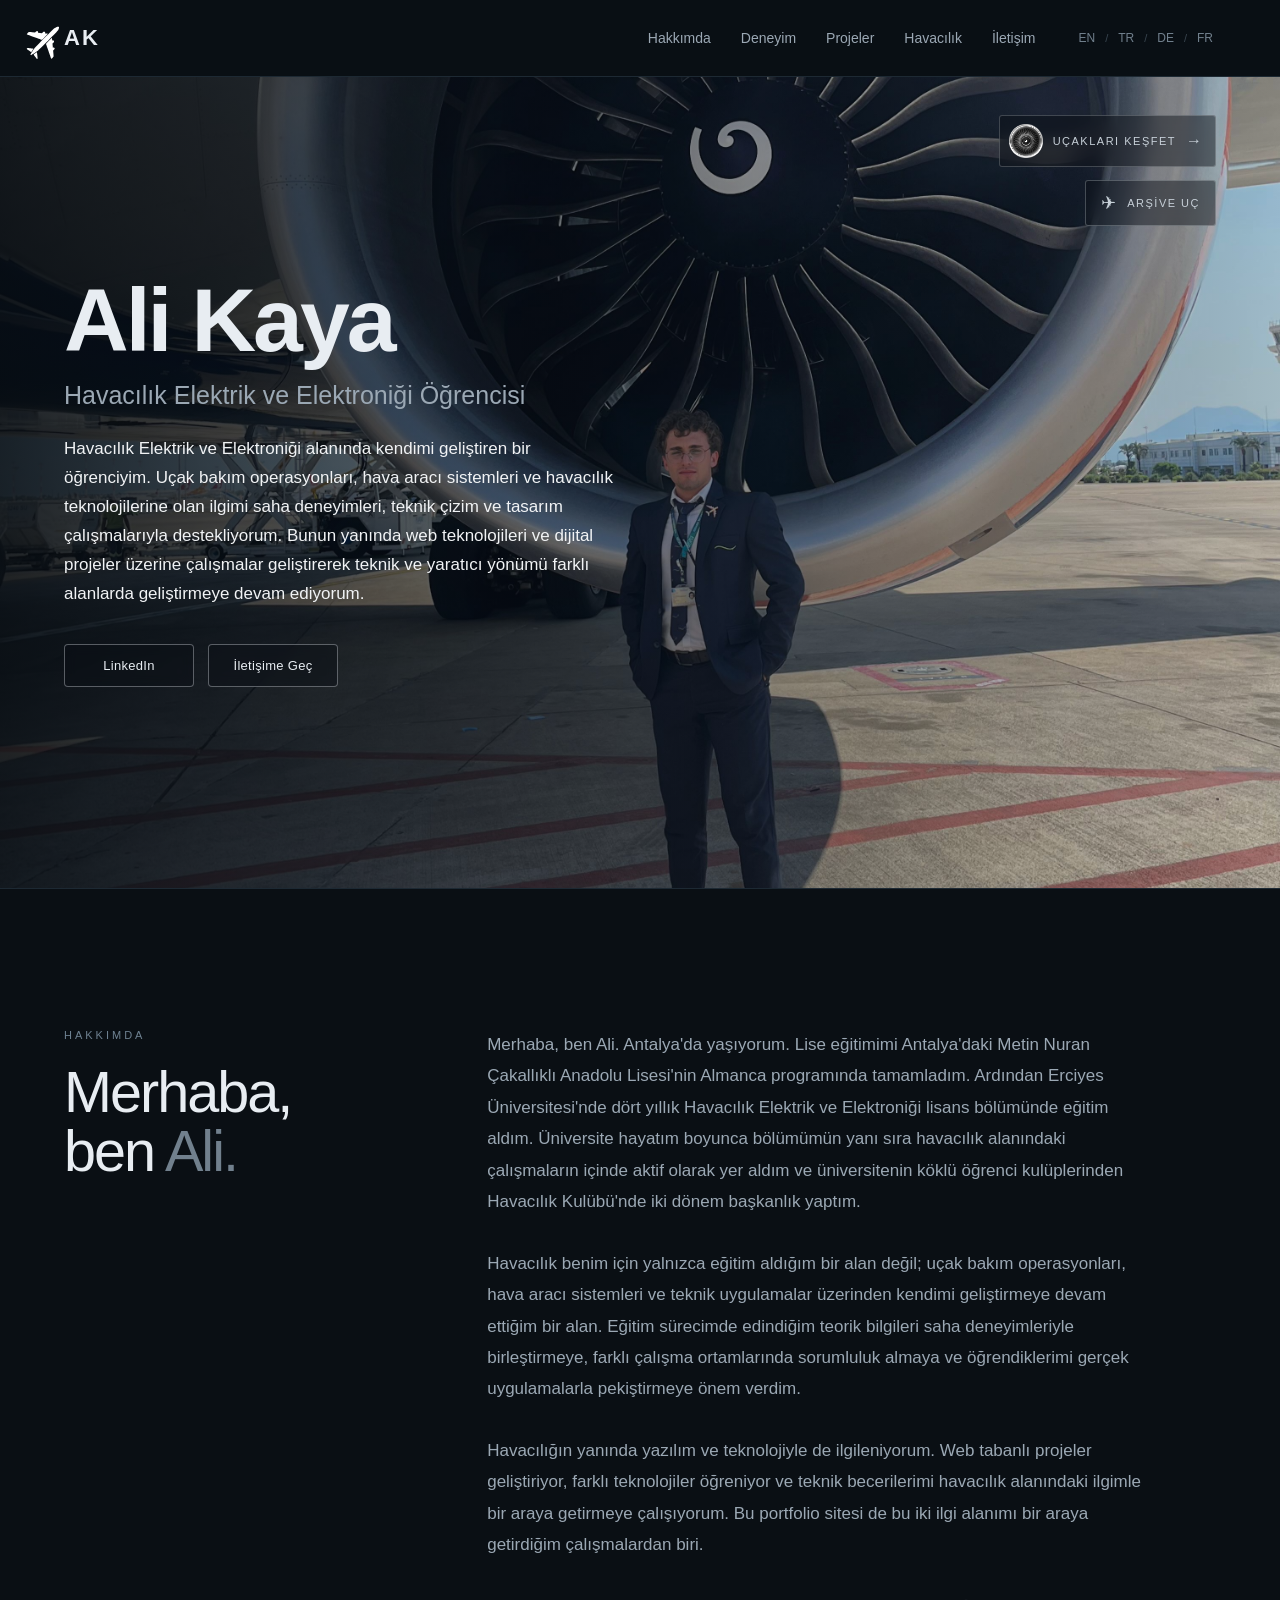
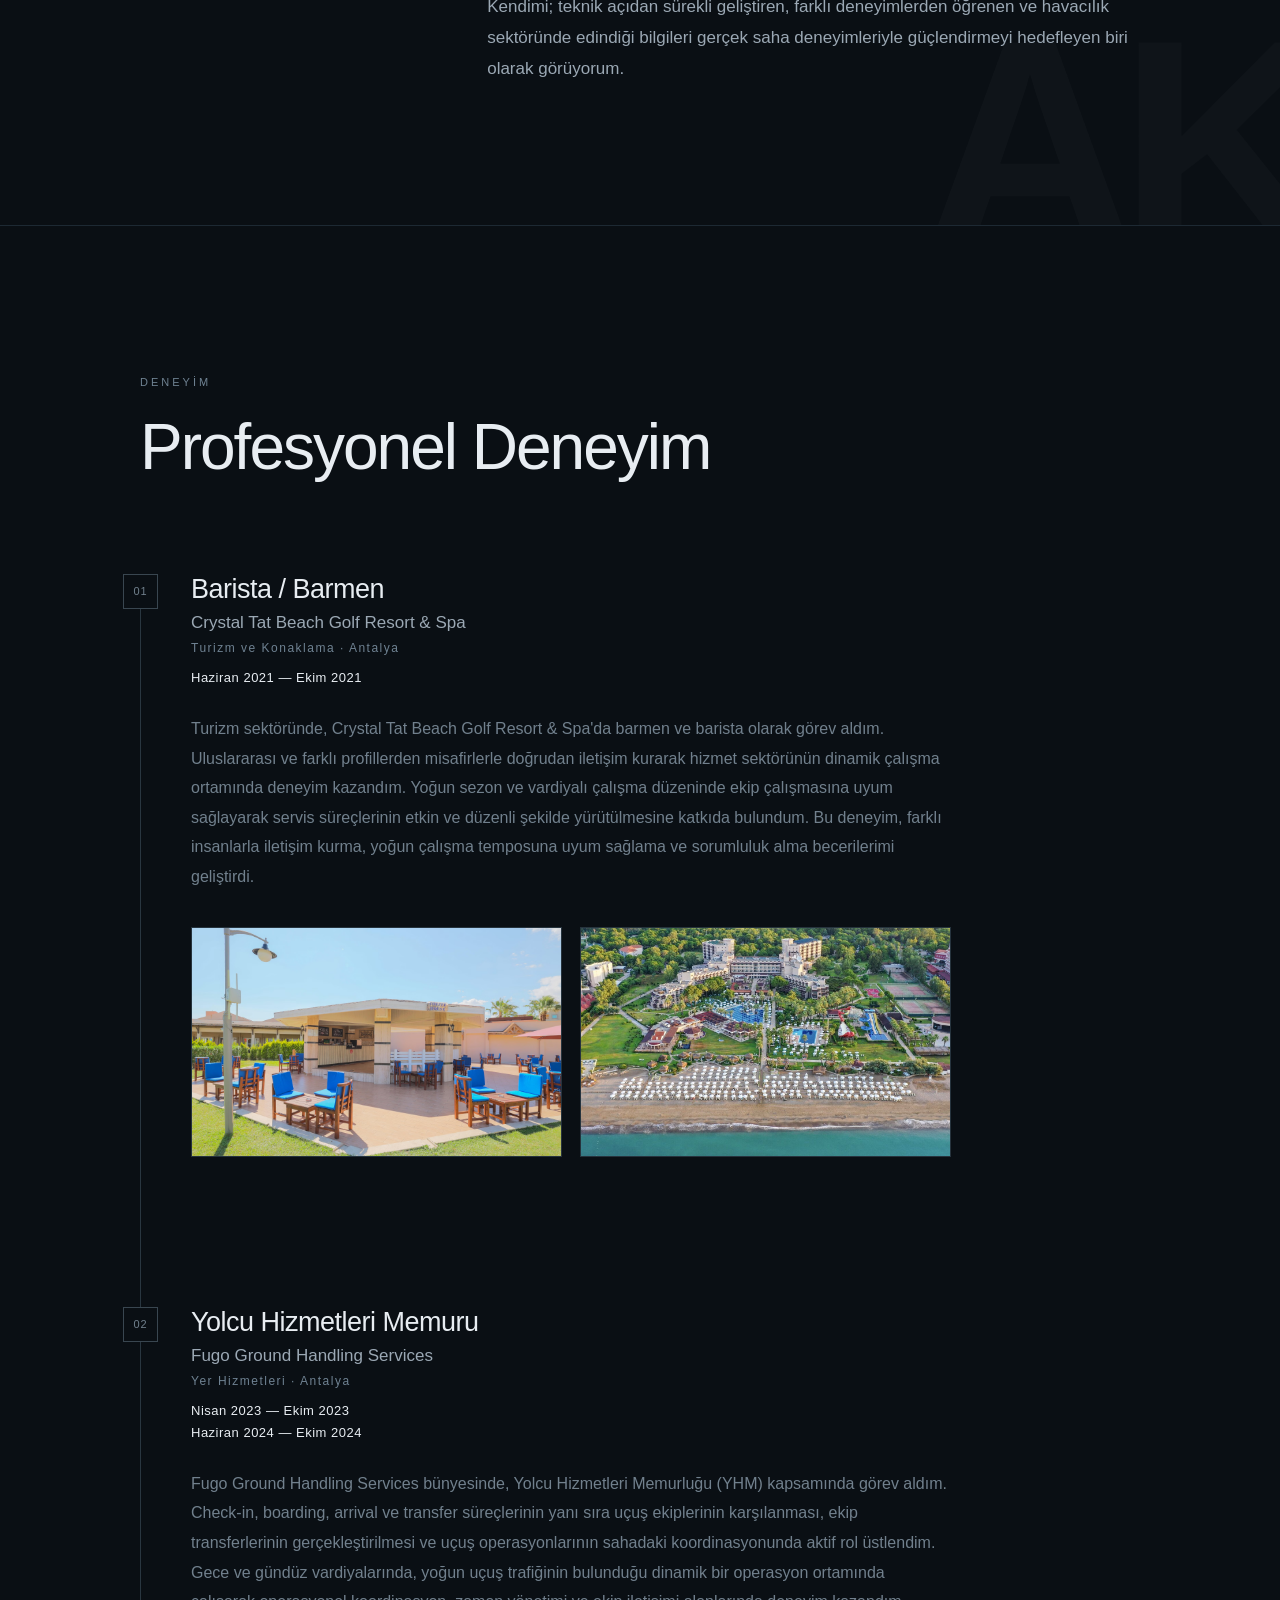
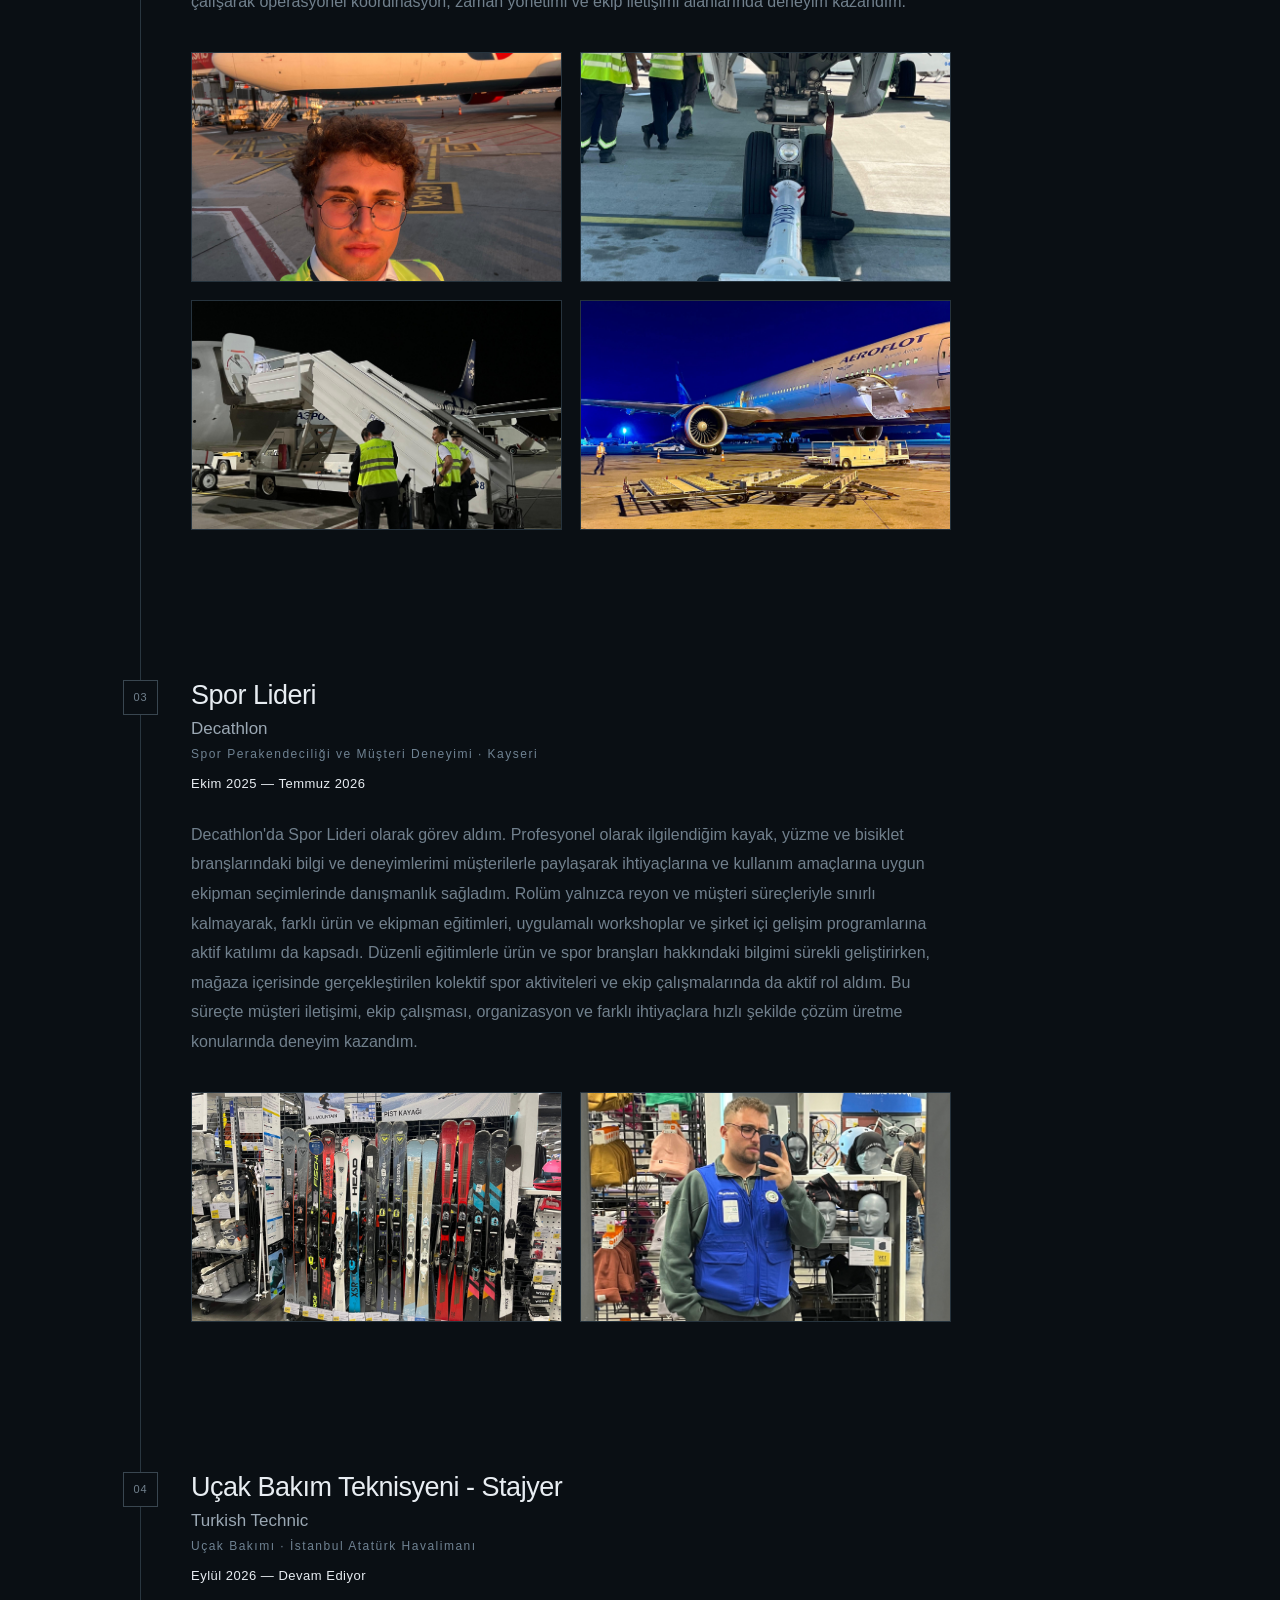
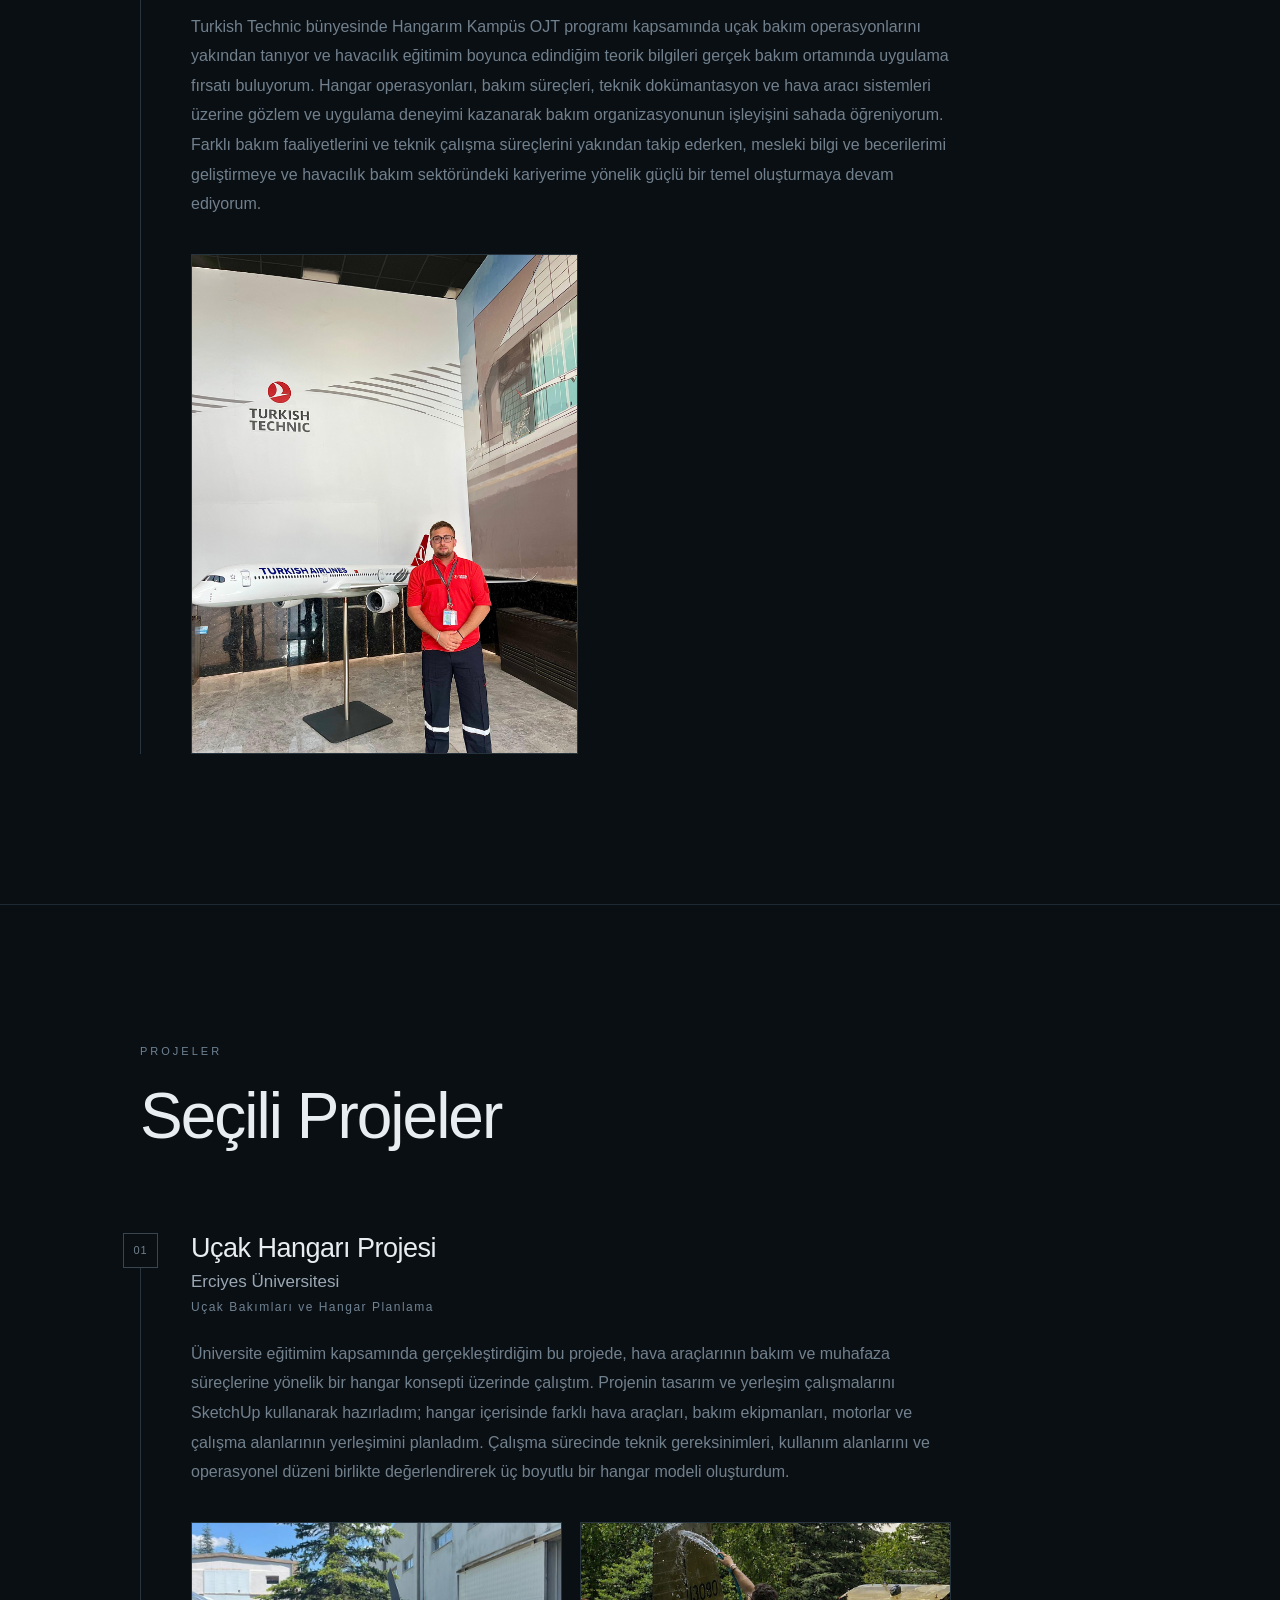
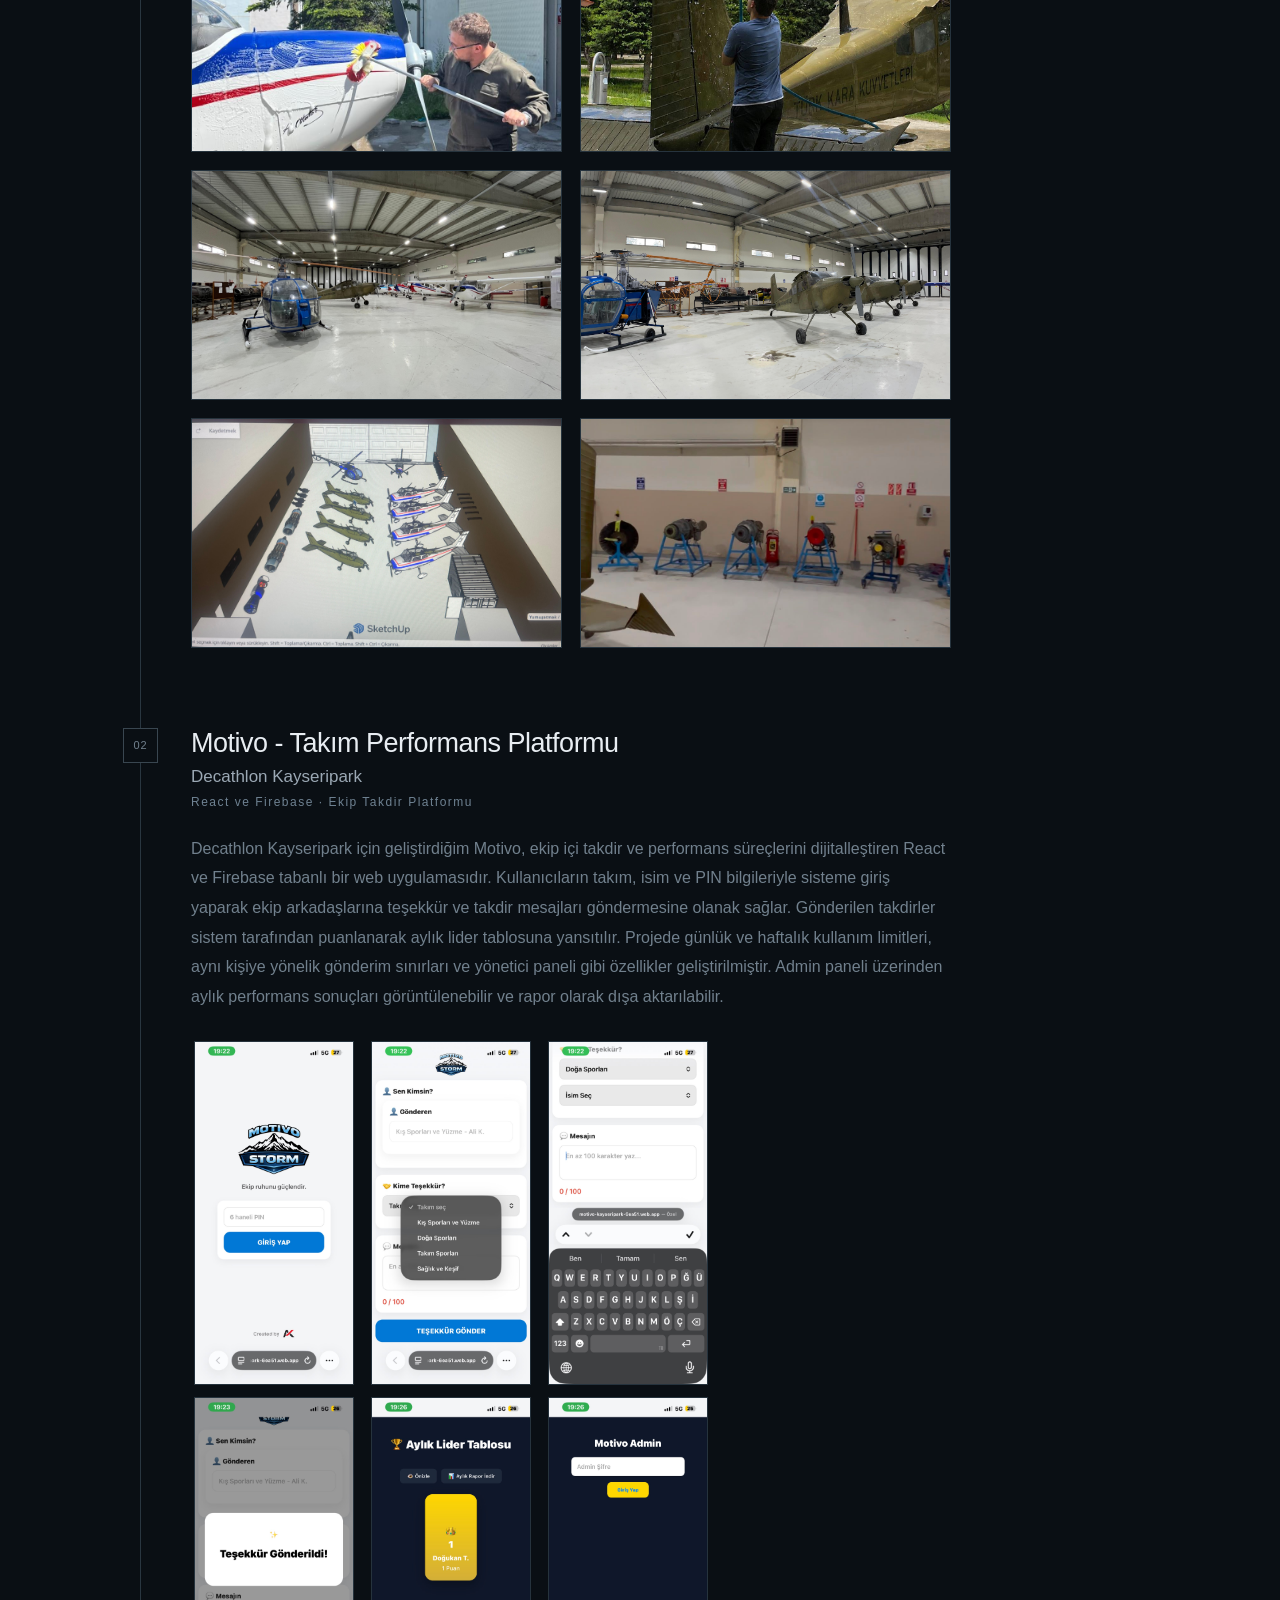
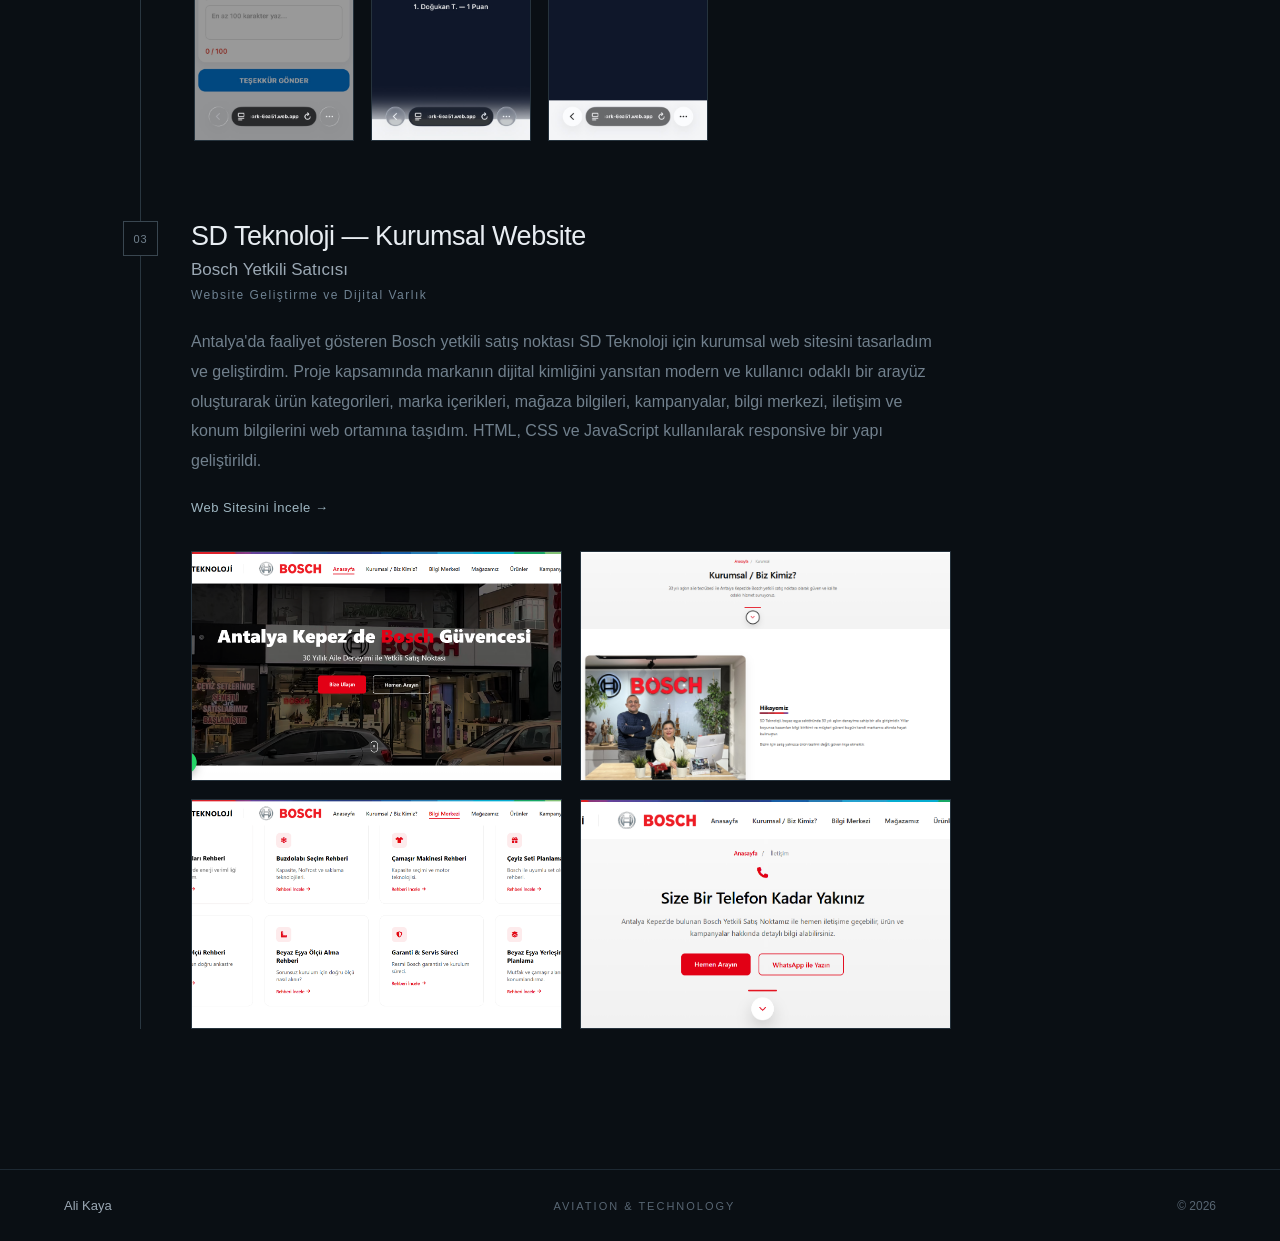
<file: index.html>
<!DOCTYPE html>
<html lang="tr">

<head>
    <meta charset="UTF-8">
    <meta name="viewport" content="width=device-width, initial-scale=1.0">

    <title>Ali Kaya | Portfolio</title>

    <link rel="stylesheet" href="style.css">
    <script src="script.js" defer></script>
</head>


<body>

<header>
    <div class="container">

        <div class="logo">AK</div>

        <nav>

            <a href="#about" id="navAbout">About</a>
            <a href="#experience" id="navExperience">Experience</a>
            <a href="#projects" id="navProjects">Projects</a>
            <a href="#" id="navAviation">Aviation</a>
            <a href="#" id="navContact">Contact</a>

            <div class="language">

                <button id="enBtn">EN</button>
                <span>/</span>

                <button id="trBtn">TR</button>
                <span>/</span>

                <button id="deBtn">DE</button>
                <span>/</span>

                <button id="frBtn">FR</button>

            </div>

        </nav>
        <button
    class="mobile-nav-trigger"
    id="mobileNavTrigger"
    aria-label="Menüyü aç"
    aria-expanded="false"
>
    <span class="nav-trigger-icon">
        <i></i>
        <i></i>
        <i></i>
        <i></i>
    </span>

    <span class="nav-trigger-label">MENU</span>
</button>

<div class="mobile-nav-panel" id="mobileNavPanel">

    <div class="mobile-nav-label" data-i18n="navLabel">
        NAVIGATION
    </div>

    <a href="#about" data-mobile-nav>
        <span>01</span>
        <span data-i18n="navAbout">Hakkımda</span>
    </a>

    <a href="#experience" data-mobile-nav>
        <span>02</span>
        <span data-i18n="navExperience">Deneyim</span>
    </a>

    <a href="#projects" data-mobile-nav>
        <span>03</span>
        <span data-i18n="navProjects">Projeler</span>
    </a>

    <a href="#" id="mobileNavAviation">
        <span>04</span>
        <span data-i18n="navAviation">Havacılık</span>
    </a>

    <a href="#" data-mobile-nav>
        <span>05</span>
        <span data-i18n="navContact">İletişim</span>
    </a>

</div>

    </div>
</header>



<main>


    <!-- =========================
     HERO
========================= -->

<section class="hero">

    <button class="aviation-float" id="aviationFloat">
        <span class="aviation-plane">✈</span>
        <span>ARŞİVE UÇ</span>
    </button>

    <a
        href="aircraft.html"
        class="aircraft-explore-float"
    >
        <img
            src="images/engine.png"
            alt=""
        >
        <span>UÇAKLARI KEŞFET</span>
        <b>→</b>
    </a>

    <div class="container">

        <h1>Ali Kaya</h1>

        <h2 id="heroTitle">
            Aviation Electrical & Electronics Student
        </h2>

        <p class="intro" id="heroIntro">
            Havacılık Elektrik ve Elektroniği alanında kendimi geliştiren bir öğrenciyim. Uçak bakım operasyonları, hava aracı sistemleri ve havacılık teknolojilerine olan ilgimi saha deneyimleri, teknik çizim ve tasarım çalışmalarıyla destekliyorum. Bunun yanında web teknolojileri ve dijital projeler üzerine çalışmalar geliştirerek teknik ve yaratıcı yönümü farklı alanlarda geliştirmeye devam ediyorum.
        </p>

        <div class="hero-buttons">

            <a
                href="https://www.linkedin.com/in/ali-kaya-09a331277/"
                target="_blank"
                class="btn secondary"
                id="linkedinBtn"
            >
                LinkedIn
            </a>

            <a
                href="mailto:07azk19@gmail.com"
                
                class="btn secondary"
                id="contactBtn"
            >
                İletişime Geç
            </a>

        </div>

    </div>

</section>



    <!-- =========================
         ABOUT
    ========================= -->

    <section class="about" id="about">

        <div class="container">

            <div class="about-grid">

                <div class="about-heading">

                    <div class="section-label" id="aboutLabel">
                        About Me
                    </div>

                    <h2 id="aboutTitle">
                        Merhaba,<br>
                        ben <span>Ali.</span>
                    </h2>

                </div>


                <div class="about-content">

                    <p id="aboutText1">
                        Merhaba, ben Ali. Antalya'da yaşıyorum. Lise eğitimimi Antalya'daki
                        Metin Nuran Çakallıklı Anadolu Lisesi'nin Almanca programında tamamladım.
                        Ardından Erciyes Üniversitesi'nde dört yıllık Havacılık Elektrik ve
                        Elektroniği lisans bölümünde eğitim aldım. Üniversite hayatım boyunca
                        bölümümün yanı sıra havacılık alanındaki çalışmaların içinde aktif olarak
                        yer aldım ve üniversitenin köklü öğrenci kulüplerinden Havacılık Kulübü'nde
                        iki dönem başkanlık yaptım.
                    </p>

                    <p id="aboutText2">
                        Havacılık benim için yalnızca eğitim aldığım bir alan değil; uçak bakım
                        operasyonları, hava aracı sistemleri ve teknik uygulamalar üzerinden
                        kendimi geliştirmeye devam ettiğim bir alan. Eğitim sürecimde edindiğim
                        teorik bilgileri saha deneyimleriyle birleştirmeye, farklı çalışma
                        ortamlarında sorumluluk almaya ve öğrendiklerimi gerçek uygulamalarla
                        pekiştirmeye önem verdim.
                    </p>

                    <p id="aboutText3">
                        Havacılığın yanında yazılım ve teknolojiyle de ilgileniyorum. Web tabanlı
                        projeler geliştiriyor, farklı teknolojiler öğreniyor ve teknik becerilerimi
                        havacılık alanındaki ilgimle bir araya getirmeye çalışıyorum. Bu portfolio
                        sitesi de bu iki ilgi alanımı bir araya getirdiğim çalışmalardan biri.
                    </p>

                    <p id="aboutText4">
                        Kendimi; teknik açıdan sürekli geliştiren, farklı deneyimlerden öğrenen
                        ve havacılık sektöründe edindiği bilgileri gerçek saha deneyimleriyle
                        güçlendirmeyi hedefleyen biri olarak görüyorum.
                    </p>

                </div>

            </div>

        </div>

    </section>



    <!-- =========================
         EXPERIENCE
    ========================= -->

    <section class="experience" id="experience">

        <div class="container">

            <div class="section-label" id="experienceLabel">
                EXPERIENCE
            </div>

            <h2 class="experience-title" id="experienceTitle">
                Professional Experience
            </h2>

            <div class="experience-list">


                <!-- 01 — CRYSTAL TAT BEACH -->

                <div class="experience-item">

                    <div class="experience-date">
                        01
                    </div>

                    <div class="experience-content">

                        <h3 id="exp1Title">
                            Barista / Barmen
                        </h3>

                        <h4 id="exp1Company">
                            Crystal Tat Beach Golf Resort & Spa
                        </h4>

                        <span class="experience-location" id="exp1Location">
                            Tourism & Hospitality · Antalya
                        </span>

                        <span class="experience-period" id="exp1Period">
                            June 2021 — October 2021
                        </span>

                        <p id="exp1Text">
                            Turizm sektöründe, Crystal Tat Beach Golf Resort & Spa'da
                            barmen ve barista olarak görev aldım. Uluslararası ve farklı
                            profillerden misafirlerle doğrudan iletişim kurarak hizmet
                            sektörünün dinamik çalışma ortamında deneyim kazandım.
                            Yoğun sezon ve vardiyalı çalışma düzeninde ekip çalışmasına
                            uyum sağlayarak servis süreçlerinin etkin ve düzenli şekilde
                            yürütülmesine katkıda bulundum. Bu deneyim, farklı insanlarla
                            iletişim kurma, yoğun çalışma temposuna uyum sağlama ve
                            sorumluluk alma becerilerimi geliştirdi.
                        </p>

                        <div class="experience-images">

                            <img
                                src="images/tat-beach-1.jpeg"
                                alt="Crystal Tat Beach Golf Resort & Spa"
                            >

                            <img
                                src="images/tat-beach-2.jpeg"
                                alt="Crystal Tat Beach Golf Resort & Spa"
                            >

                        </div>

                    </div>

                </div>



                <!-- 02 — FUGO -->

                <div class="experience-item">

                    <div class="experience-date">
                        02
                    </div>

                    <div class="experience-content">

                        <h3 id="exp2Title">
                            Yolcu Hizmetleri Memuru
                        </h3>

                        <h4 id="exp2Company">
                            Fugo Ground Handling Services
                        </h4>

                        <span class="experience-location" id="exp2Location">
                            Ground Handling · Antalya
                        </span>

                        <span class="experience-period" id="exp2Period">
                            Nisan 2023 — Ekim 2023
                            <br>
                            Haziran 2024 — Ekim 2024
                        </span>

                        <p id="exp2Text">
                            Fugo Ground Handling Services bünyesinde, Yolcu Hizmetleri
                            Memurluğu (YHM) kapsamında görev aldım. Check-in, boarding,
                            arrival ve transfer süreçlerinin yanı sıra uçuş ekiplerinin
                            karşılanması, ekip transferlerinin gerçekleştirilmesi ve
                            uçuş operasyonlarının sahadaki koordinasyonunda aktif rol
                            üstlendim. Gece ve gündüz vardiyalarında, yoğun uçuş
                            trafiğinin bulunduğu dinamik bir operasyon ortamında
                            çalışarak operasyonel koordinasyon, zaman yönetimi ve
                            ekip iletişimi alanlarında deneyim kazandım.
                        </p>

                        <div class="experience-images">

                            <img
                                src="images/fugo-1.jpeg"
                                alt="Fugo Ground Handling Services"
                            >

                            <img
                                src="images/fugo-2.jpeg"
                                alt="Fugo Ground Handling Services"
                            >

                            <img
                                src="images/fugo-3.jpeg"
                                alt="Fugo Ground Handling Services"
                            >

                            <img
                                src="images/fugo-4.jpeg"
                                alt="Fugo Ground Handling Services"
                            >

                        </div>

                    </div>

                </div>



                <!-- 03 — DECATHLON -->

                <div class="experience-item">

                    <div class="experience-date">
                        03
                    </div>

                    <div class="experience-content">

                        <h3 id="exp3Title">
                            Sports Leader
                        </h3>

                        <h4 id="exp3Company">
                            Decathlon
                        </h4>

                        <span class="experience-location" id="exp3Location">
                            Sports Retail & Customer Experience · Kayseri
                        </span>

                        <span class="experience-period" id="exp3Period">
                            October 2025 — July 2026
                        </span>

                        <p id="exp3Text">
                            Decathlon'da Spor Lideri olarak görev aldım. Profesyonel olarak
                            ilgilendiğim kayak, yüzme ve bisiklet branşlarındaki bilgi ve
                            deneyimlerimi müşterilerle paylaşarak ihtiyaçlarına ve kullanım
                            amaçlarına uygun ekipman seçimlerinde danışmanlık sağladım.
                            Rolüm yalnızca reyon ve müşteri süreçleriyle sınırlı kalmayarak,
                            farklı ürün ve ekipman eğitimleri, uygulamalı workshoplar ve
                            şirket içi gelişim programlarına aktif katılımı da kapsadı.
                            Düzenli eğitimlerle ürün ve spor branşları hakkındaki bilgimi
                            sürekli geliştirirken, mağaza içerisinde gerçekleştirilen
                            kolektif spor aktiviteleri ve ekip çalışmalarında da aktif rol
                            aldım. Bu süreçte müşteri iletişimi, ekip çalışması, organizasyon
                            ve farklı ihtiyaçlara hızlı şekilde çözüm üretme konularında
                            deneyim kazandım.
                        </p>

                        <div class="experience-images">

                            <img
                                src="images/decathlon-1.jpeg"
                                alt="Decathlon"
                            >

                            <img
                                src="images/decathlon-2.jpeg"
                                alt="Decathlon"
                            >

                        </div>

                    </div>

                </div>



                <!-- 04 — TURKISH TECHNIC -->

                <div class="experience-item">

                    <div class="experience-date">
                        04
                    </div>

                    <div class="experience-content">

                        <h3 id="exp4Title">
                            Uçak Bakım Teknisyeni - Stajyer
                        </h3>

                        <h4 id="exp4Company">
                            Turkish Technic
                        </h4>

                        <span class="experience-location" id="exp4Location">
                            Aircraft Maintenance · Istanbul Atatürk Airport
                        </span>

                        <span class="experience-period" id="exp4Period">
                            September 2026 — Present
                        </span>

                        <p id="exp4Text">
                            Turkish Technic bünyesinde Hangarım Kampüs OJT programı kapsamında
                            uçak bakım operasyonlarını yakından tanıyor ve havacılık eğitimim
                            boyunca edindiğim teorik bilgileri gerçek bakım ortamında uygulama
                            fırsatı buluyorum. Hangar operasyonları, bakım süreçleri, teknik
                            dokümantasyon ve hava aracı sistemleri üzerine gözlem ve uygulama
                            deneyimi kazanarak bakım organizasyonunun işleyişini sahada
                            öğreniyorum. Farklı bakım faaliyetlerini ve teknik çalışma
                            süreçlerini yakından takip ederken, mesleki bilgi ve becerilerimi
                            geliştirmeye ve havacılık bakım sektöründeki kariyerime yönelik
                            güçlü bir temel oluşturmaya devam ediyorum.
                        </p>

                        <div class="experience-images">

                            <img
                                src="images/ojt-1.jpeg"
                                alt="Turkish Technic Hangarım Kampüs"
                            >

                        </div>

                    </div>

                </div>

            </div>

        </div>

    </section>



    <!-- =========================
         PROJECTS
    ========================= -->

    <section class="projects" id="projects">

        <div class="container">

            <div class="section-label" id="projectsLabel">
                PROJECTS
            </div>

            <h2 class="projects-title" id="projectsTitle">
                Selected Projects
            </h2>

            <div class="projects-list">

                <!-- 01 — AIRCRAFT HANGAR PROJECT -->

                <div class="project-item">

                    <div class="project-date">
                        01
                    </div>

                    <div class="project-content">

                        <h3 id="project1Title">
                            Uçak Hangarı Projesi
                        </h3>

                        <h4 id="project1Company">
                            Erciyes Üniversitesi
                        </h4>

                        <span class="project-location" id="project1Location">
                            Uçak Bakımları & Hangar Planlama 
                        </span>

                        <p id="project1Text">
                            Üniversite eğitimim kapsamında gerçekleştirdiğim bu projede,
                            hava araçlarının bakım ve muhafaza süreçlerine yönelik bir
                            hangar konsepti üzerinde çalıştım. Projenin tasarım ve
                            yerleşim çalışmalarını SketchUp kullanarak hazırladım;
                            hangar içerisinde farklı hava araçları, bakım ekipmanları,
                            motorlar ve çalışma alanlarının yerleşimini planladım.
                            Çalışma sürecinde teknik gereksinimleri, kullanım alanlarını
                            ve operasyonel düzeni birlikte değerlendirerek üç boyutlu
                            bir hangar modeli oluşturdum.
                        </p>

                        <div class="project-images">

                            <img
                                src="images/hangar-project-1.jpeg"
                                alt="Aircraft Hangar Design"
                            >

                            <img
                                src="images/hangar-project-2.jpeg"
                                alt="Aircraft Hangar Design"
                            >

                            <img
                                src="images/hangar-project-3.jpeg"
                                alt="Aircraft Hangar Design"
                            >

                            <img
                                src="images/hangar-project-4.jpeg"
                                alt="Aircraft Hangar Design"
                            >
                            <img
                                src="images/hangar-project-sketchup.jpeg"
                                alt="Aircraft Hangar Design"
                            >   
                            <img
                                src="images/hangar-project-5.jpeg"
                                alt="Aircraft Hangar Design"
                            >


                        </div>

                    </div>

                </div>
<!-- 02 — MOTIVO -->

<div class="project-item">

    <div class="project-date">
        02
    </div>

    <div class="project-content">

        <h3>Motivo - Takım Performans Platformu</h3>

        <h4>Decathlon Kayseripark</h4>

        <span class="project-location">
            React & Firebase · Ekip Takdir Platformu
        </span>

        <p>
            Decathlon Kayseripark için geliştirdiğim Motivo, ekip içi takdir ve
            performans süreçlerini dijitalleştiren React ve Firebase tabanlı bir
            web uygulamasıdır. Kullanıcıların takım, isim ve PIN bilgileriyle
            sisteme giriş yaparak ekip arkadaşlarına teşekkür ve takdir mesajları
            göndermesine olanak sağlar. Gönderilen takdirler sistem tarafından
            puanlanarak aylık lider tablosuna yansıtılır. Projede günlük ve
            haftalık kullanım limitleri, aynı kişiye yönelik gönderim sınırları
            ve yönetici paneli gibi özellikler geliştirilmiştir. Admin paneli
            üzerinden aylık performans sonuçları görüntülenebilir ve rapor olarak
            dışa aktarılabilir.
        </p>

        <div class="project-images motivo-images">

            <img
                src="images/motivo-1.jpeg"
                alt="Motivo giriş ekranı"
            >

            <img
                src="images/motivo-2.jpeg"
                alt="Motivo takım ve kişi seçimi"
            >

            <img
                src="images/motivo-3.jpeg"
                alt="Motivo teşekkür gönderme ekranı"
            >

            <img
                src="images/motivo-4.jpeg"
                alt="Motivo ana ekranı"
            >

            <img
                src="images/motivo-5.jpeg"
                alt="Motivo aylık lider tablosu"
            >

            <img
                src="images/motivo-6.jpeg"
                alt="Motivo admin paneli"
            >

        </div>

    </div>

</div>
<!-- 03 — SD TEKNOLOJİ -->

<div class="project-item">

    <div class="project-date">
        03
    </div>

    <div class="project-content">

        <h3>
            SD Teknoloji — Kurumsal Website
        </h3>

        <h4>
            Bosch Yetkili Satıcısı
        </h4>

        <span class="project-location">
            Website Geliştirme ve Dijital Varlık
        </span>

        <p>
            Antalya'da faaliyet gösteren Bosch yetkili satış noktası
            SD Teknoloji için kurumsal web sitesini tasarladım ve geliştirdim.
            Proje kapsamında markanın dijital kimliğini yansıtan modern ve
            kullanıcı odaklı bir arayüz oluşturarak ürün kategorileri,
            marka içerikleri, mağaza bilgileri, kampanyalar, bilgi merkezi,
            iletişim ve konum bilgilerini web ortamına taşıdım.
            HTML, CSS ve JavaScript kullanılarak responsive bir yapı
            geliştirildi.
        </p>
        <a
            href="https://sdteknolojiantalya.com/"
            target="_blank"
            rel="noopener noreferrer"
            class="project-link"
        >
            Web Sitesini İncele →
        </a>

        <div class="project-images">

            <img
                src="images/sd-teknoloji-1.jpeg"
                alt="SD Teknoloji ana sayfa"
            >

            <img
                src="images/sd-teknoloji-2.jpeg"
                alt="SD Teknoloji kurumsal sayfa"
            >

            <img
                src="images/sd-teknoloji-3.jpeg"
                alt="SD Teknoloji bilgi merkezi"
            >
            <img
                src="images/sd-teknoloji-4.jpeg"
                alt="SD Teknoloji bilgi merkezi"
            >

        </div>

        

    </div>

</div>
            </div>

        </div>

    </section>


</main>



<!-- =========================
     CURSOR PLANE
========================= -->

<div id="planeTrail"></div>

<img
    src="images/plane.svg"
    class="cursor-plane"
    id="cursorPlane"
>
<!-- =========================
     AVIATION FLIGHT DISPLAY
========================= -->

<div id="aviationOverlay">

    <div class="aviation-panel">

        <button id="aviationClose" class="aviation-close">
            ×
        </button>

        <div class="aviation-top">

            <div>
                <span class="aviation-label">FLIGHT DISPLAY</span>
                <strong>AK-01</strong>
            </div>

            <div class="flight-status">
                <span id="flightPhase">CRUISE</span>
            </div>

        </div>


        <!-- FLIGHT DATA -->

        <div class="flight-data">

            <div class="flight-data-item">
                <span>ALT</span>
                <strong id="altitudeValue">35000</strong>
                <small>FT</small>
            </div>

            <div class="flight-data-item">
                <span>SPD</span>
                <strong id="speedValue">450</strong>
                <small>KT</small>
            </div>

            <div class="flight-data-item">
                <span>VS</span>
                <strong id="verticalSpeedValue">+0</strong>
                <small>FPM</small>
            </div>

            <div class="flight-data-item">
                <span>HDG</span>
                <strong id="headingValue">247</strong>
                <small>°</small>
            </div>

        </div>


        <!-- MAIN DISPLAY -->

        <div class="flight-display">

            <div class="sky"></div>
            <div class="ground"></div>

            <!-- HORIZON -->

            <div class="horizon-line"></div>


            <!-- GRID -->

            <div class="flight-grid">

                <span></span>
                <span></span>
                <span></span>
                <span></span>
                <span></span>

            </div>


            <!-- FLIGHT PATH -->

            <svg
                class="flight-path"
                viewBox="0 0 1000 500"
                preserveAspectRatio="none"
            >

                <path
                    d="M40 100
                       C180 90 250 120 350 180
                       C470 250 550 300 650 350
                       C760 405 850 430 960 450"
                />

            </svg>


            <!-- AIRCRAFT -->

            <!-- AIRCRAFT -->

<div id="animatedAircraft">

    <img
        src="images/aircraft.png"
        alt="Aircraft"
    >

</div>


            <!-- DESTINATION -->

            <div id="destinationStation">

                <div class="station-line"></div>

                <div class="station-dot"></div>

                <div class="station-info">

                    <strong>ERCIYES UNIVERSITY</strong>

                    <span>DESTINATION STATION</span>

                </div>

            </div>


            <!-- FLIGHT GUIDANCE -->

            <div class="flight-guidance">

                <span>LOC</span>
                <strong id="locStatus">ARM</strong>

                <span>GS</span>
                <strong id="gsStatus">ARM</strong>

                <span>AP</span>
                <strong id="apStatus">ARM</strong>

            </div>


            <!-- AIRCRAFT STATUS -->

            <div class="aircraft-status">

                <div>
                    <span>FLAPS</span>
                    <strong id="flapStatus">UP</strong>
                </div>

                <div>
                    <span>GEAR</span>
                    <strong id="gearStatus">UP</strong>
                </div>

                <div>
                    <span>AUTO</span>
                    <strong id="autoStatus">CRZ</strong>
                </div>

            </div>

        </div>


        <!-- BOTTOM STATUS -->

        <div class="aviation-bottom">

            <span>
                NAV • <strong id="navStatus">ACTIVE</strong>
            </span>

            <span>
                SYS • <strong>NORMAL</strong>
            </span>

            <span>
                DEST • <strong>ERCİYES</strong>
            </span>

        </div>

    </div>

</div>
<footer class="site-footer">
    <div class="container footer-inner">

        <div class="footer-left">
            
            <span>Ali Kaya</span>
        </div>

        <div class="footer-center">
            Avıatıon & Technology
        </div>

        <div class="footer-right">
            © 2026
        </div>

    </div>
</footer>
</body>
</html>
</file>
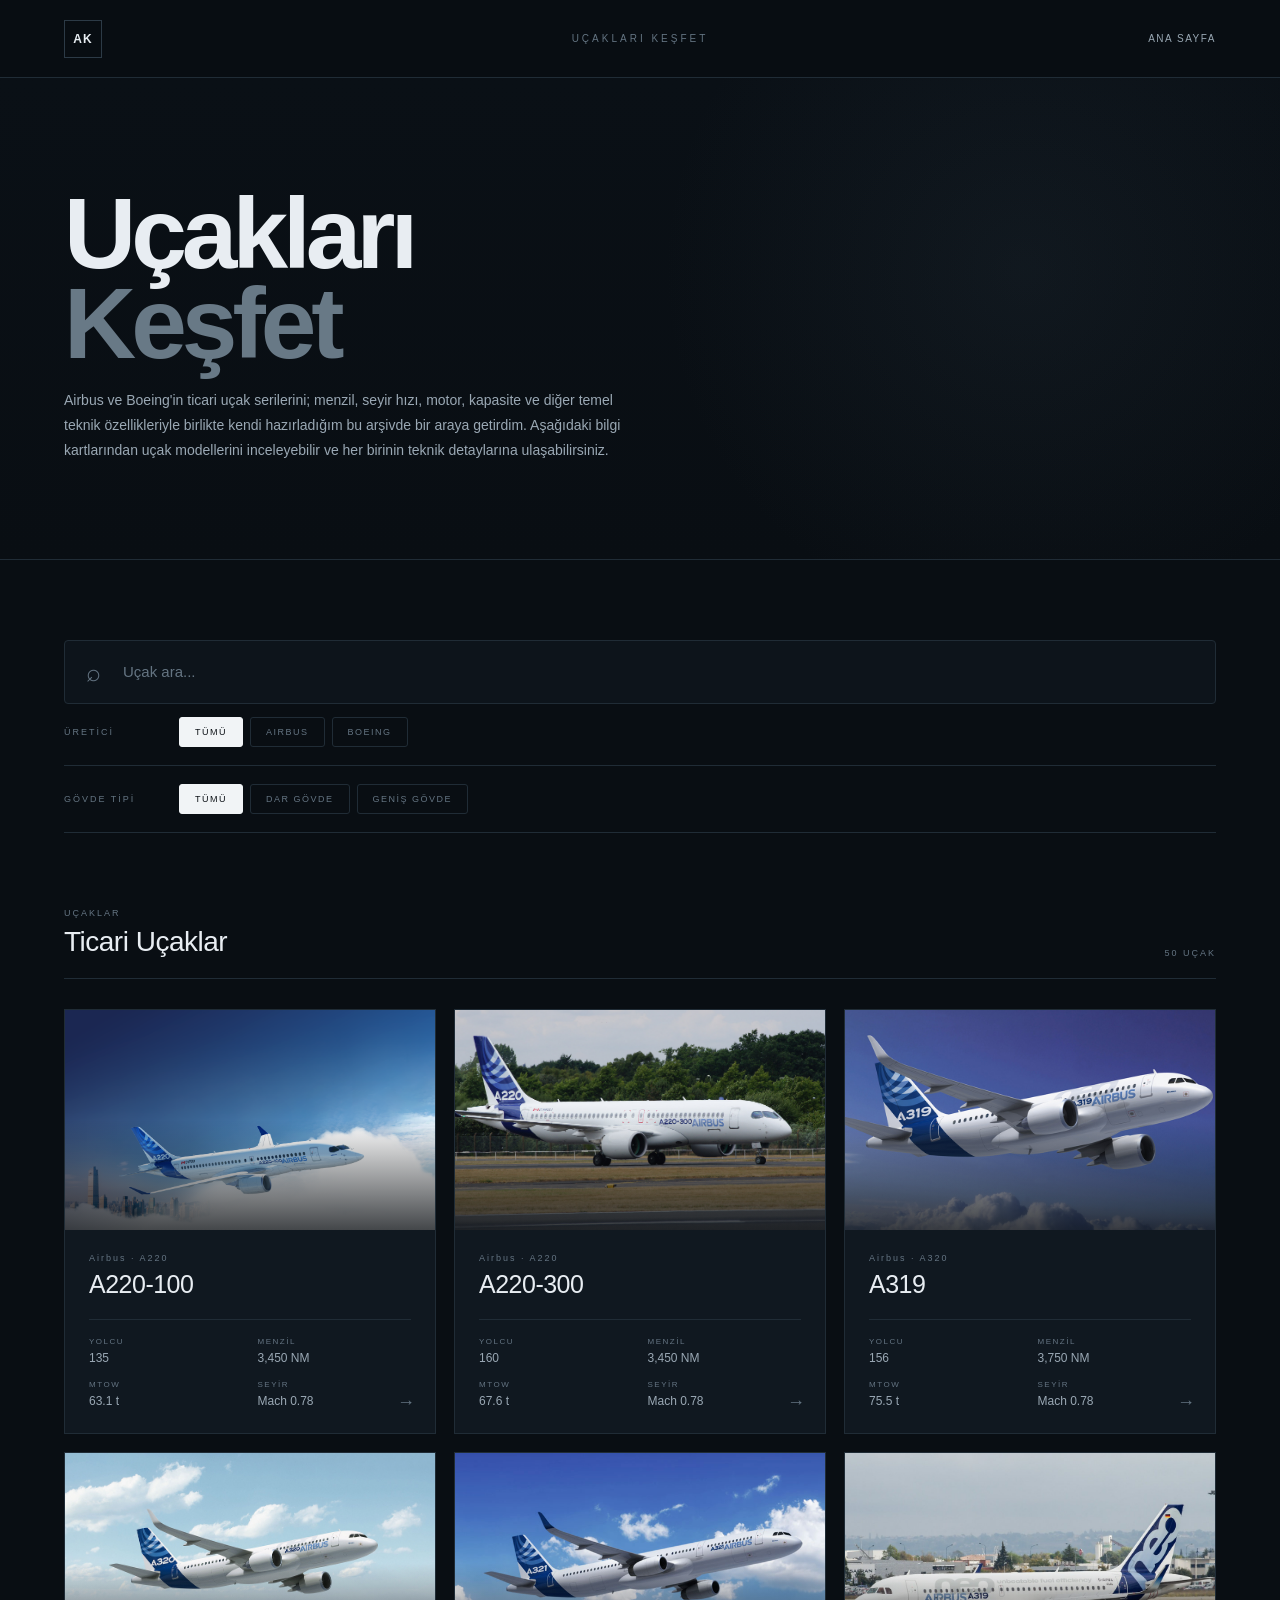
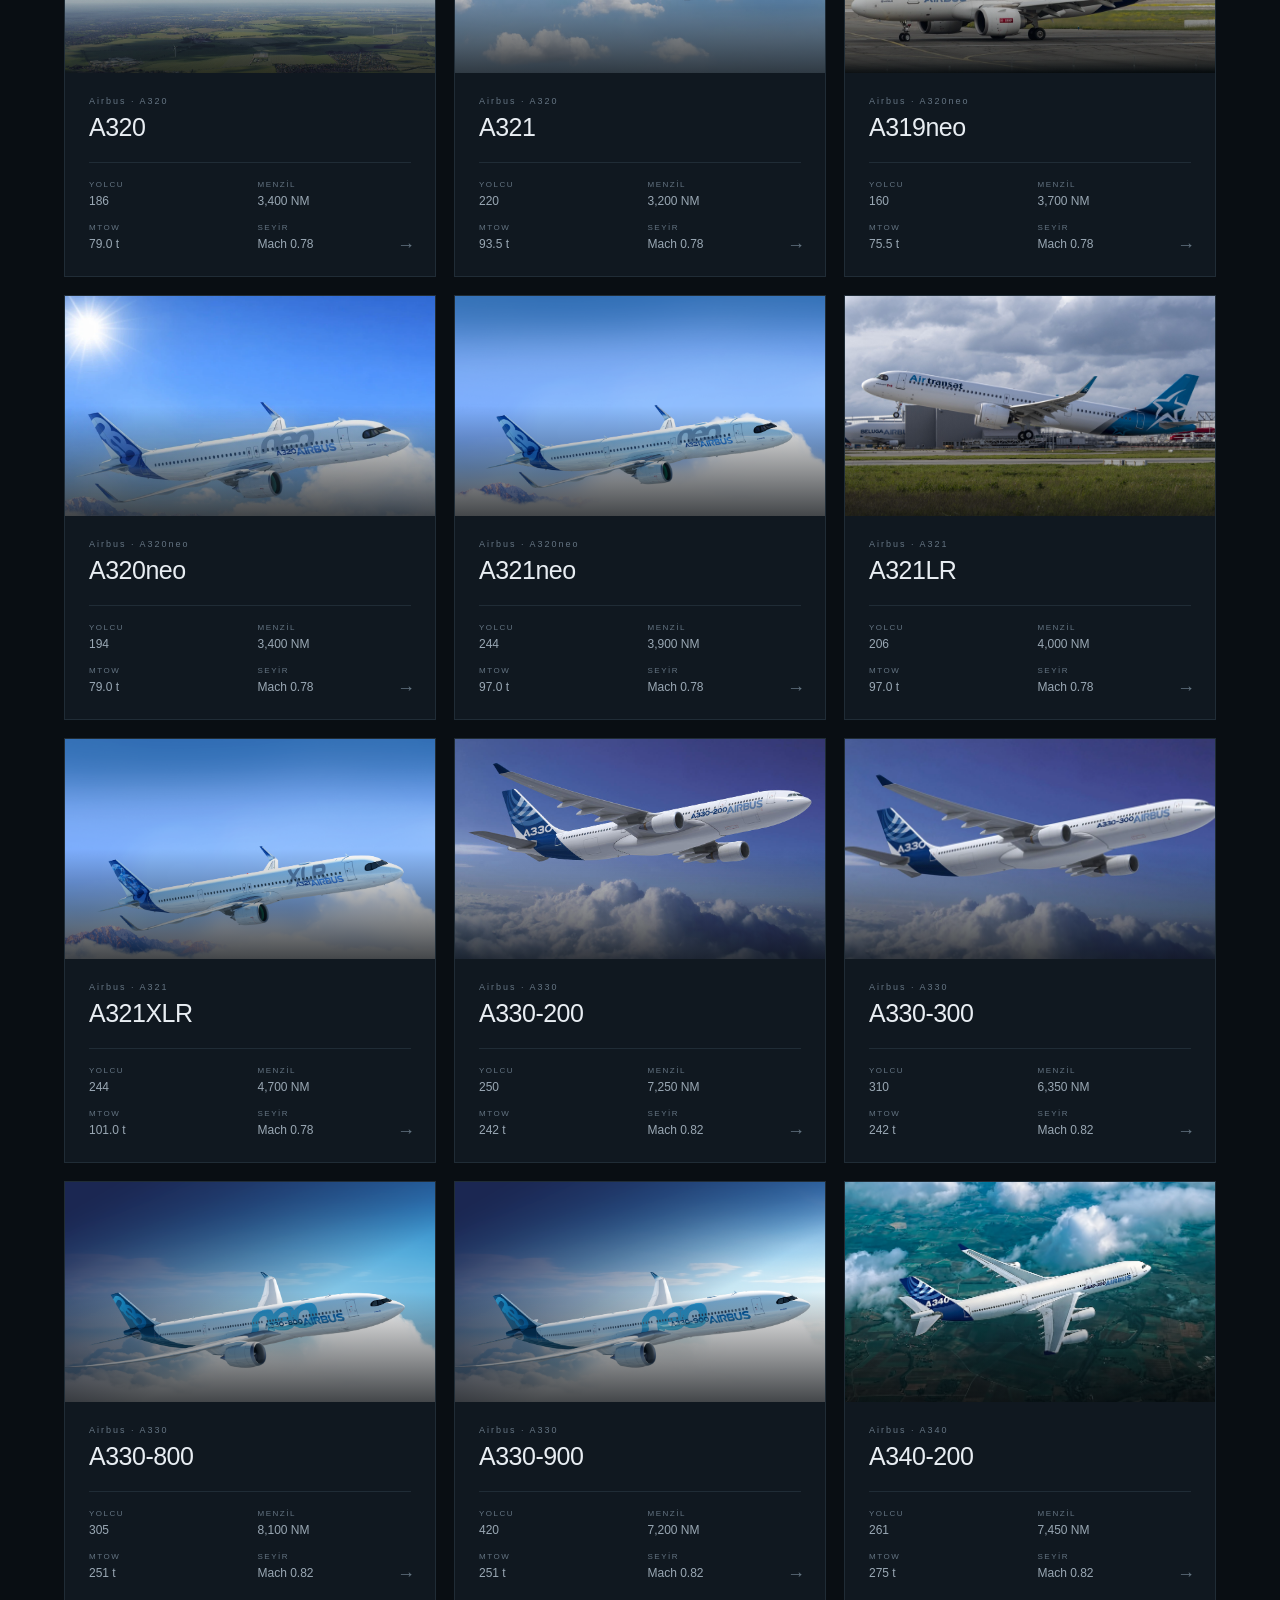
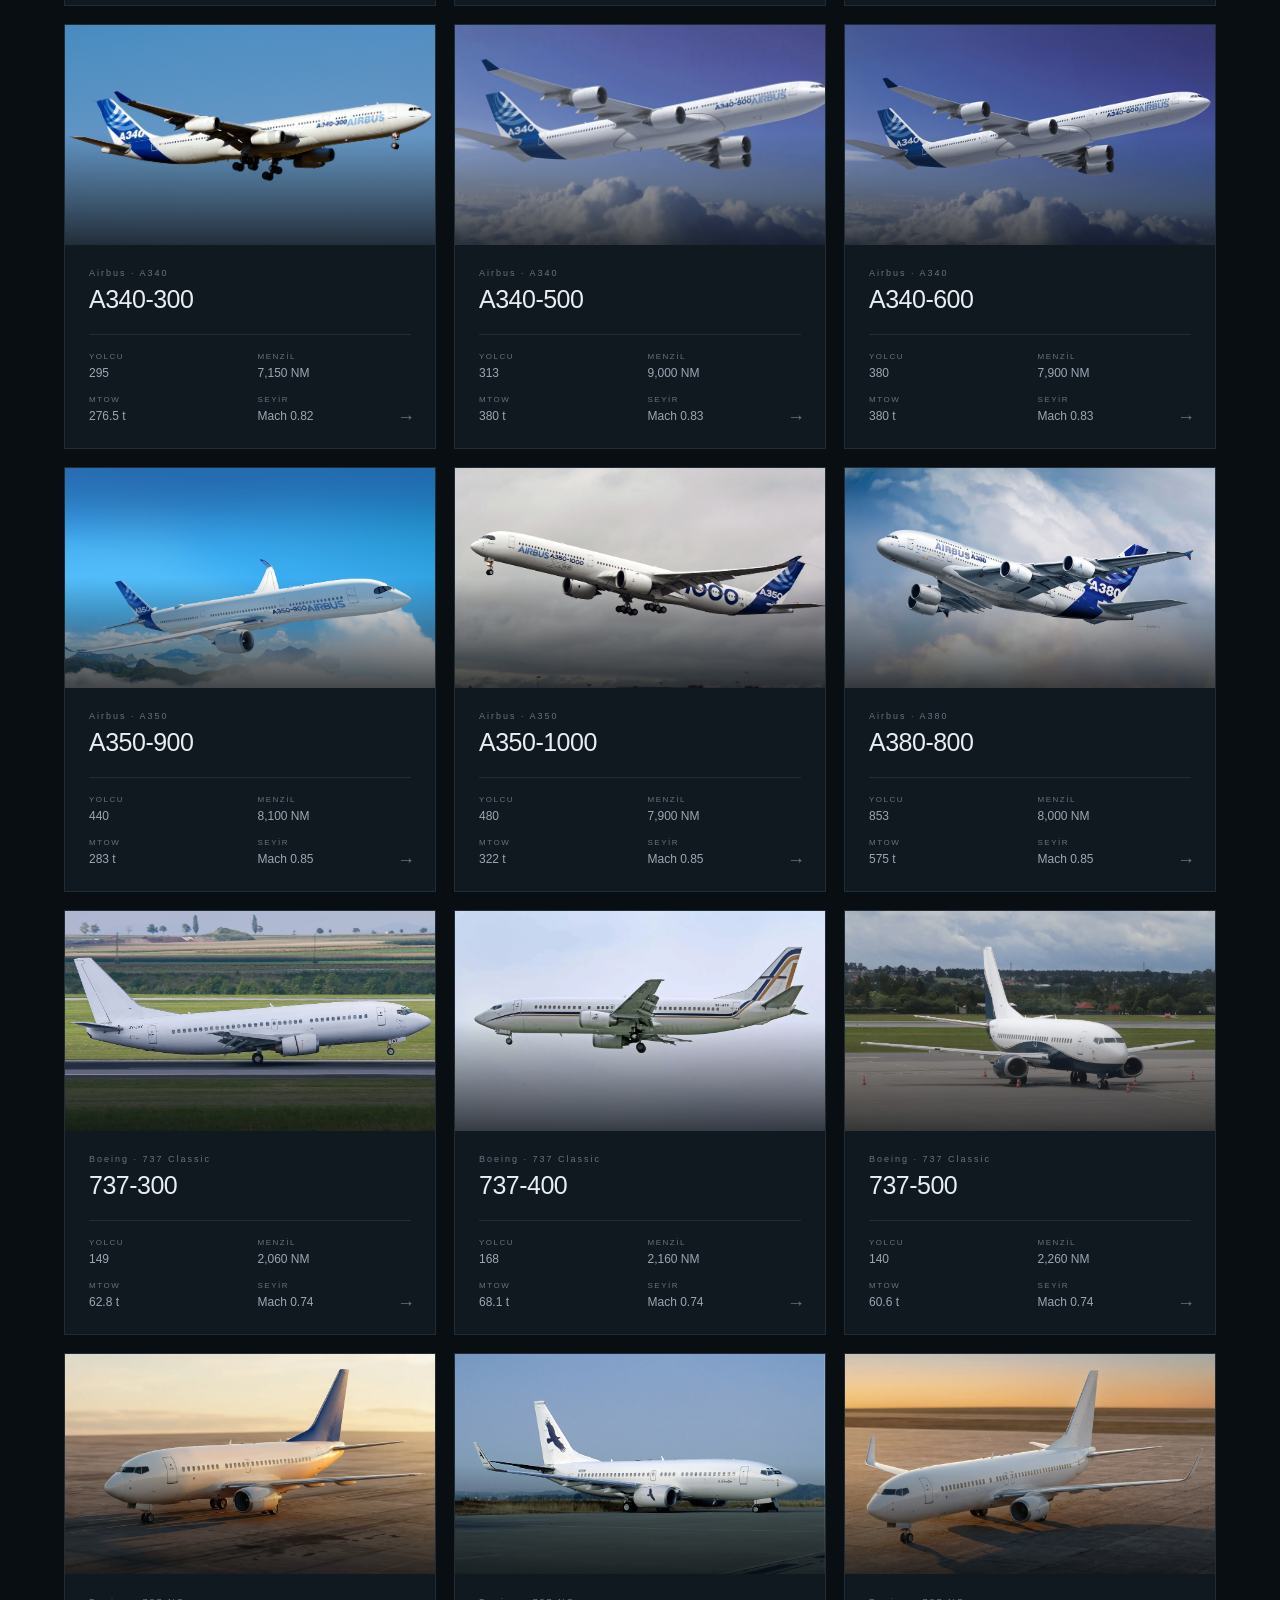
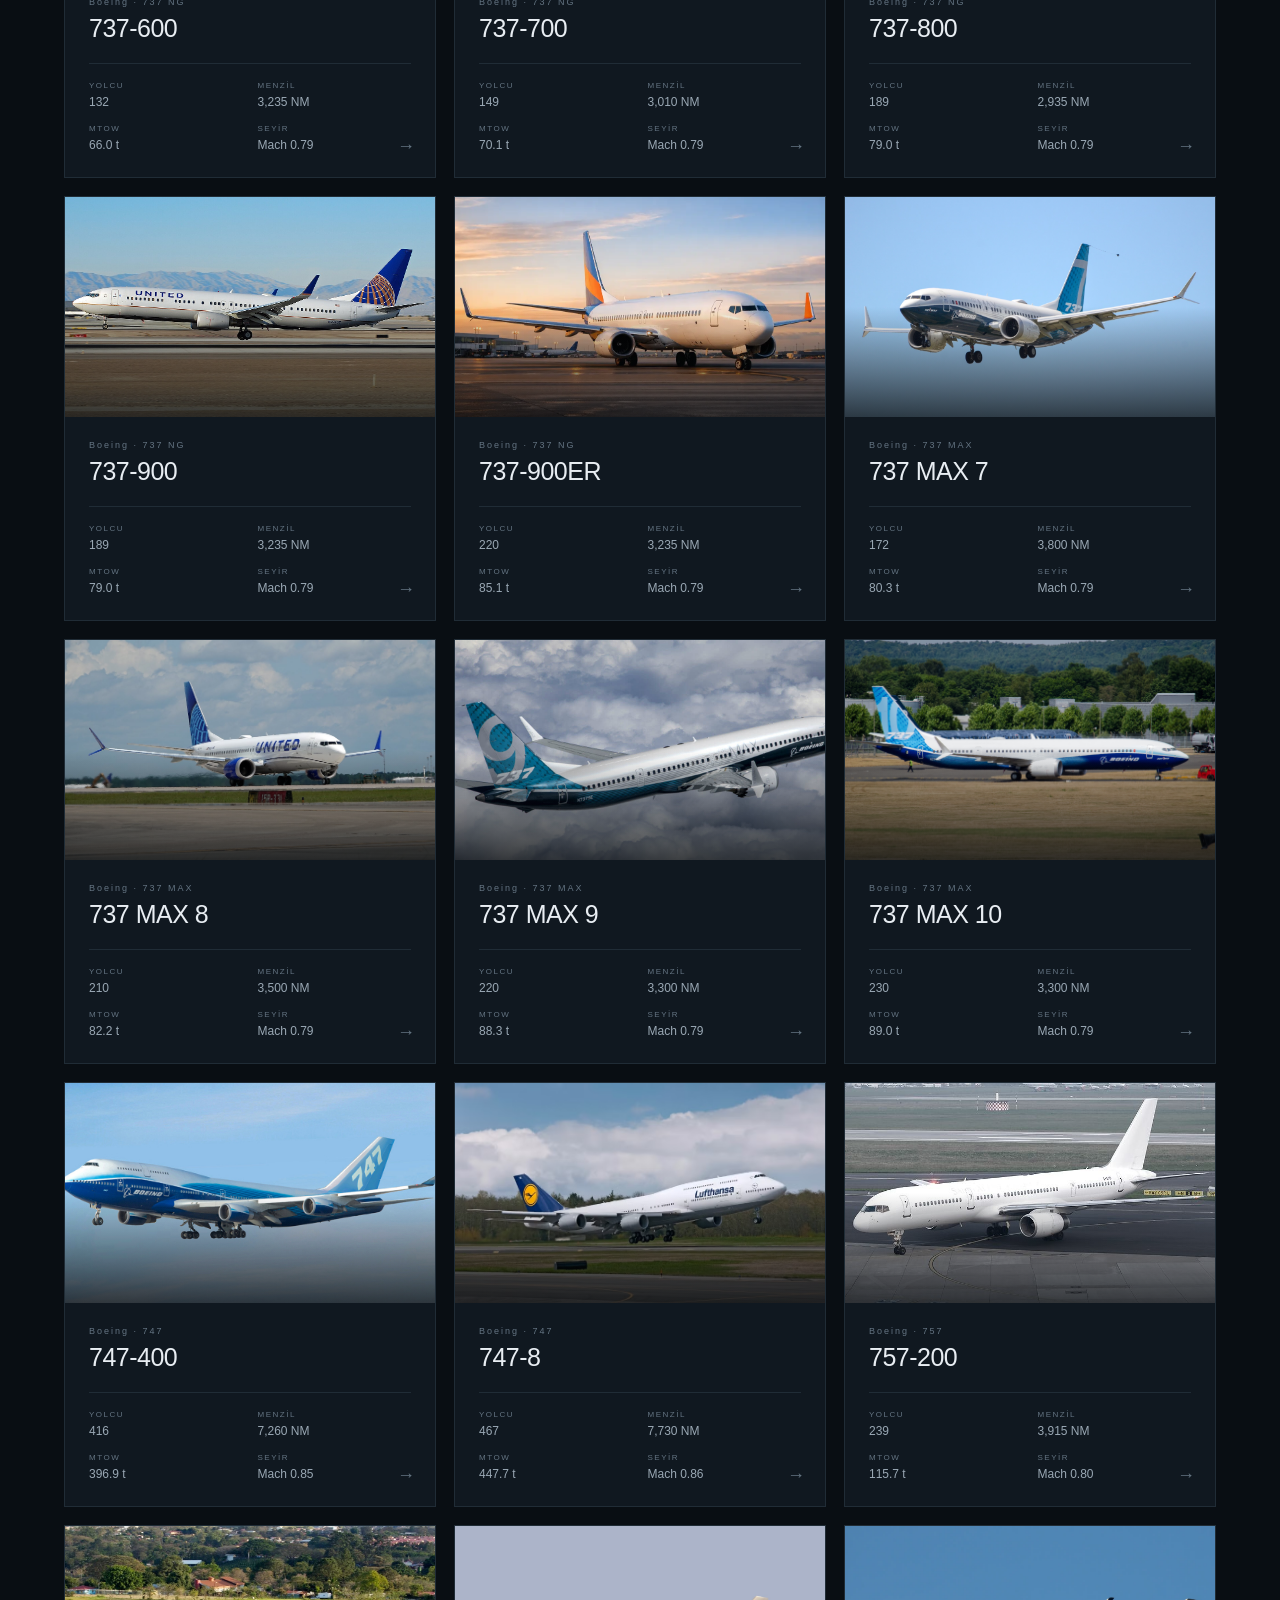
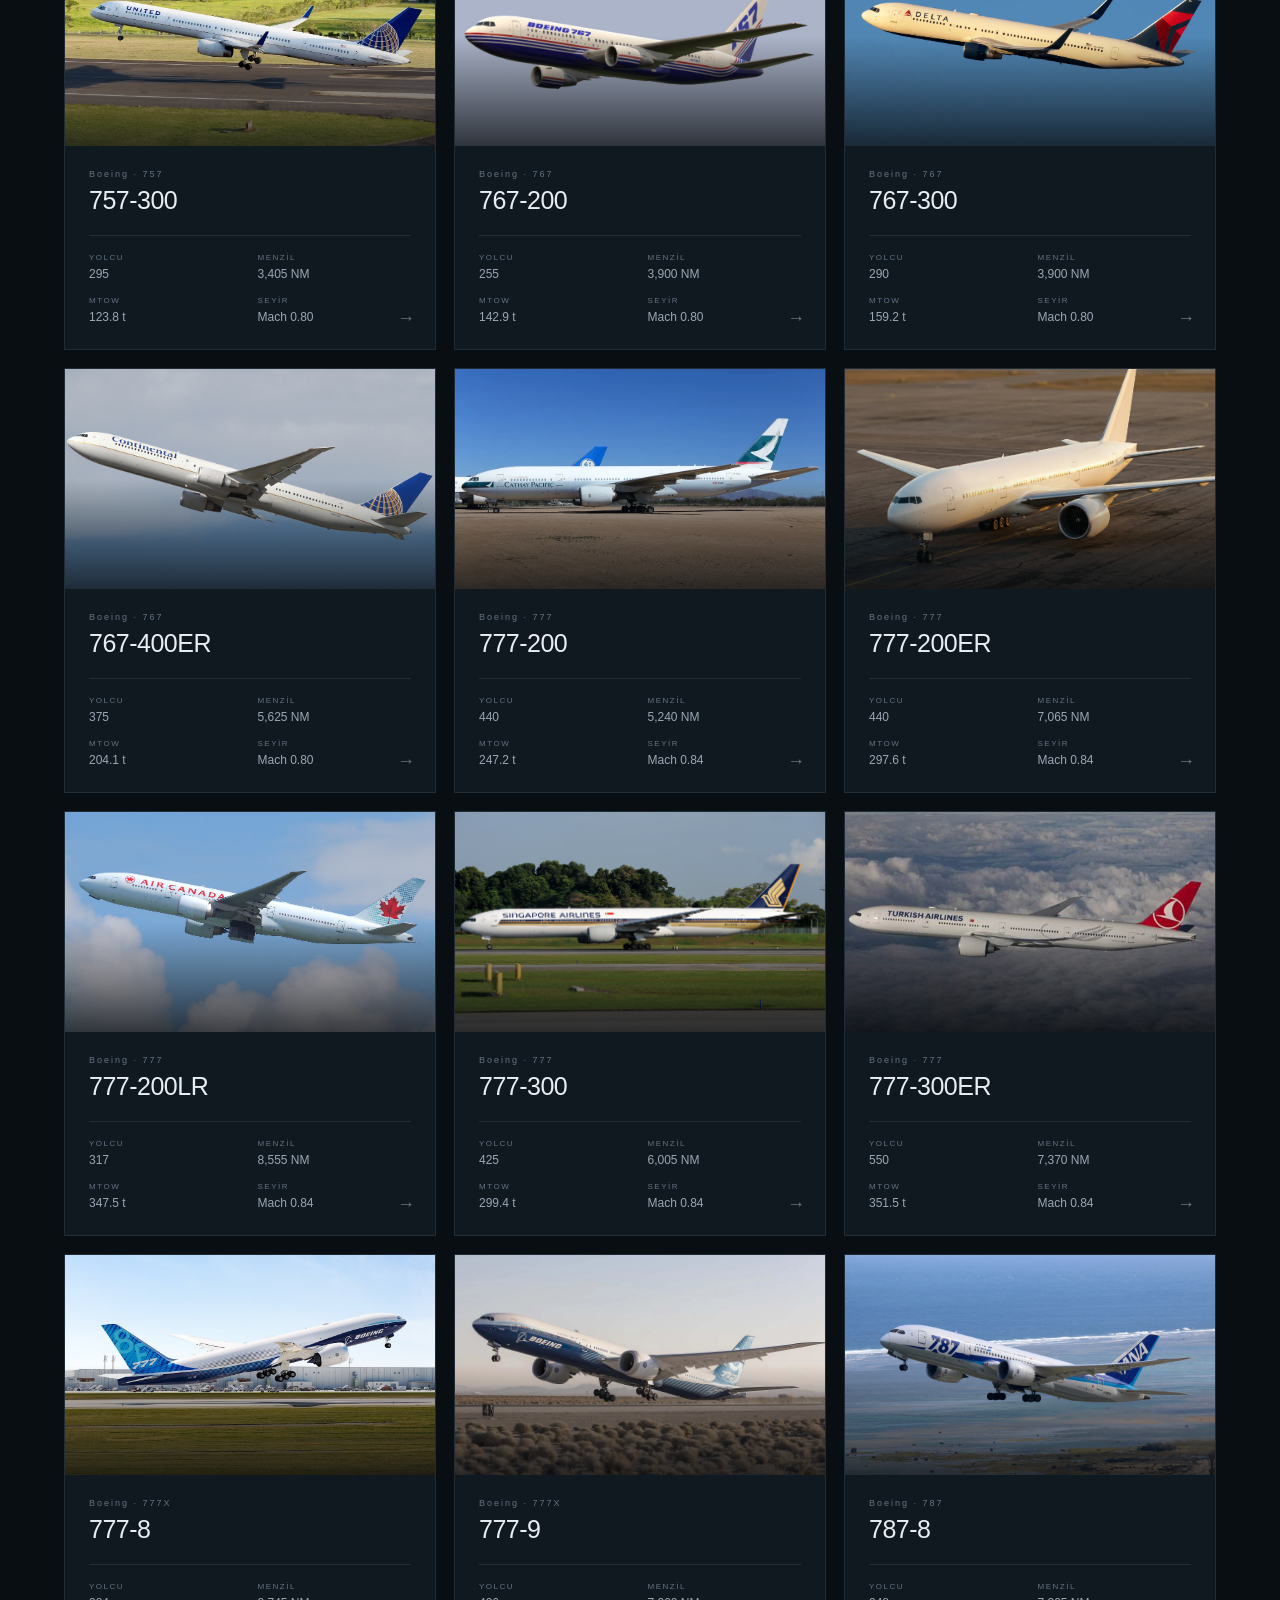
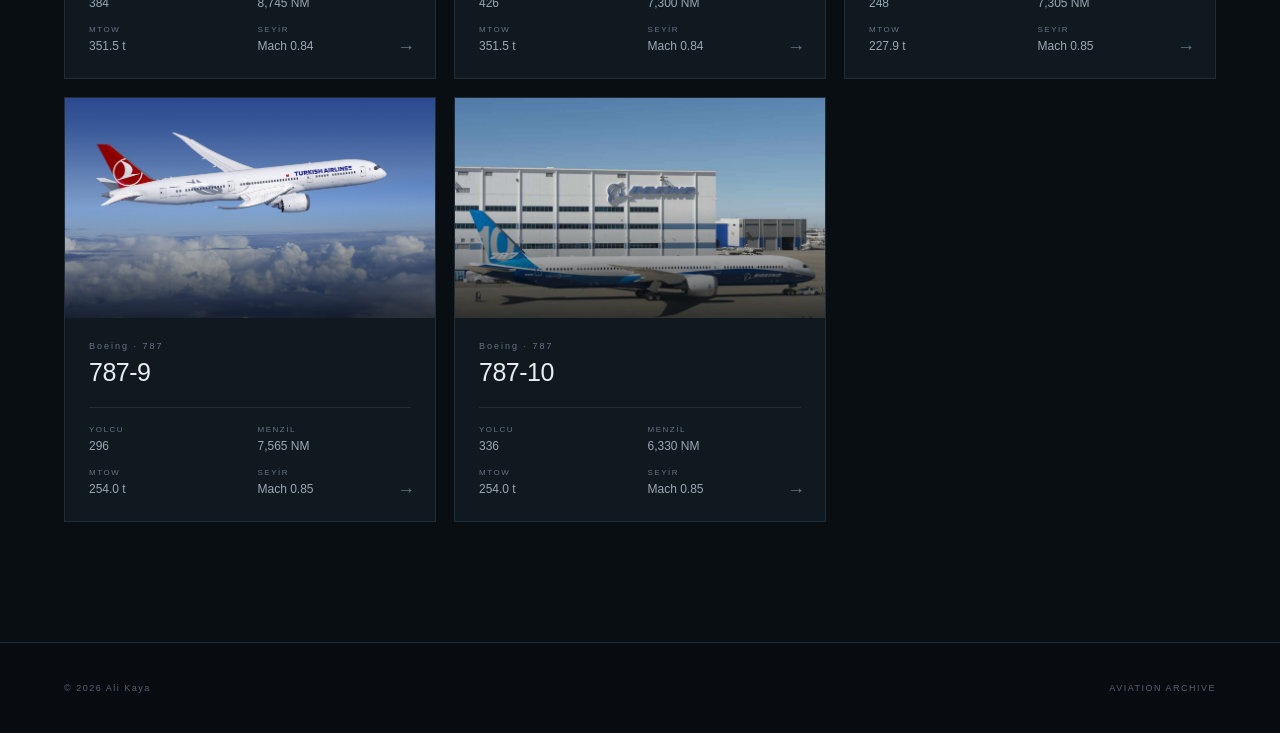
<file: aircraft.html>
<!DOCTYPE html>
<html lang="tr">

<head>
    <meta charset="UTF-8">
    <meta name="viewport" content="width=device-width, initial-scale=1.0">

    <title>Uçakları Keşfet | Ali Kaya</title>

    <link rel="stylesheet" href="aircraft.css">
</head>

<body>

    <!-- =====================================================
         HEADER
    ====================================================== -->

    <header class="aircraft-header">

        <div class="aircraft-container header-inner">

            <a href="index.html" class="aircraft-logo">
                AK
            </a>

            <div class="aircraft-header-title">
                UÇAKLARI KEŞFET
            </div>

            <a href="index.html" class="aircraft-back">
                ANA SAYFA
            </a>

        </div>

    </header>


    <!-- =====================================================
         HERO
    ====================================================== -->

    <main>

        <section class="aircraft-hero">

            <div class="aircraft-container">

                <div class="hero-content">

        
                    <h1>
                        Uçakları
                        <span>Keşfet</span>
                    </h1>

                    <p>
                        Airbus ve Boeing'in ticari uçak serilerini; menzil, seyir hızı, motor, 
                        kapasite ve diğer temel teknik özellikleriyle birlikte kendi hazırladığım bu arşivde bir araya getirdim. 
                        Aşağıdaki bilgi kartlarından uçak modellerini inceleyebilir ve her birinin teknik detaylarına ulaşabilirsiniz.
                    </p>

                </div>

            </div>

        </section>


        <!-- =====================================================
             EXPLORER
        ====================================================== -->

        <section class="aircraft-explorer">

            <div class="aircraft-container">


                <!-- SEARCH -->

                <div class="aircraft-search">

                    <div class="search-icon">
                        ⌕
                    </div>

                    <input
                        type="text"
                        id="aircraftSearch"
                        placeholder="Uçak ara..."
                        autocomplete="off"
                    >

                </div>


                <!-- MANUFACTURER FILTER -->

                <div class="filter-section">

                    <span class="filter-title">
                        ÜRETİCİ
                    </span>

                    <div class="aircraft-filters">

                        <button
                            class="aircraft-filter active"
                            data-filter="all"
                        >
                            TÜMÜ
                        </button>

                        <button
                            class="aircraft-filter"
                            data-filter="Airbus"
                        >
                            AIRBUS
                        </button>

                        <button
                            class="aircraft-filter"
                            data-filter="Boeing"
                        >
                            BOEING
                        </button>

                    </div>

                </div>


                <!-- TYPE FILTER -->

                <div class="filter-section">

                    <span class="filter-title">
                        GÖVDE TİPİ
                    </span>

                    <div class="aircraft-filters">

                        <button
                            class="aircraft-type-filter active"
                            data-type="all"
                        >
                            TÜMÜ
                        </button>

                        <button
                            class="aircraft-type-filter"
                            data-type="Dar Gövde"
                        >
                            DAR GÖVDE
                        </button>

                        <button
                            class="aircraft-type-filter"
                            data-type="Geniş Gövde"
                        >
                            GENİŞ GÖVDE
                        </button>

                    </div>

                </div>


                <!-- RESULT HEADER -->

                <div class="aircraft-result-header">

                    <div>

                        <span class="result-kicker">
                            UÇAKLAR
                        </span>

                        <h2>
                            Ticari Uçaklar
                        </h2>

                    </div>

                    <span
                        id="aircraftCount"
                        class="aircraft-count"
                    >
                        0 UÇAK
                    </span>

                </div>


                <!-- AIRCRAFT GRID -->

                <div
                    id="aircraftGrid"
                    class="aircraft-grid"
                >

                    <!--
                        Uçak kartları JavaScript
                        tarafından oluşturulacak.
                    -->

                </div>


                <!-- EMPTY RESULT -->

                <div
                    id="aircraftEmpty"
                    class="aircraft-empty"
                >

                    <span>
                        UÇAK BULUNAMADI
                    </span>

                    <p>
                        Arama veya filtre seçeneklerini
                        değiştirmeyi deneyin.
                    </p>

                </div>

            </div>

        </section>

    </main>
    <!-- =====================================================
     AIRCRAFT DETAIL MODAL
====================================================== -->

<div id="aircraftModal" class="aircraft-modal">

    <div class="aircraft-modal-backdrop"></div>

    <div class="aircraft-modal-inner">

        <button
            id="aircraftModalClose"
            class="aircraft-modal-close"
            aria-label="Kapat"
        >
            ×
        </button>


        <div id="aircraftModalContent">

            <!-- JS BURAYI DOLDURACAK -->

        </div>

    </div>

</div>


    <!-- =====================================================
         FOOTER
    ====================================================== -->

    <footer class="aircraft-footer">

        <div class="aircraft-container footer-inner">

            <span>
                © 2026 Ali Kaya
            </span>

            <span>
                AVIATION ARCHIVE
            </span>

        </div>

    </footer>


    <script src="aircraft.js"></script>

</body>

</html>
</file>
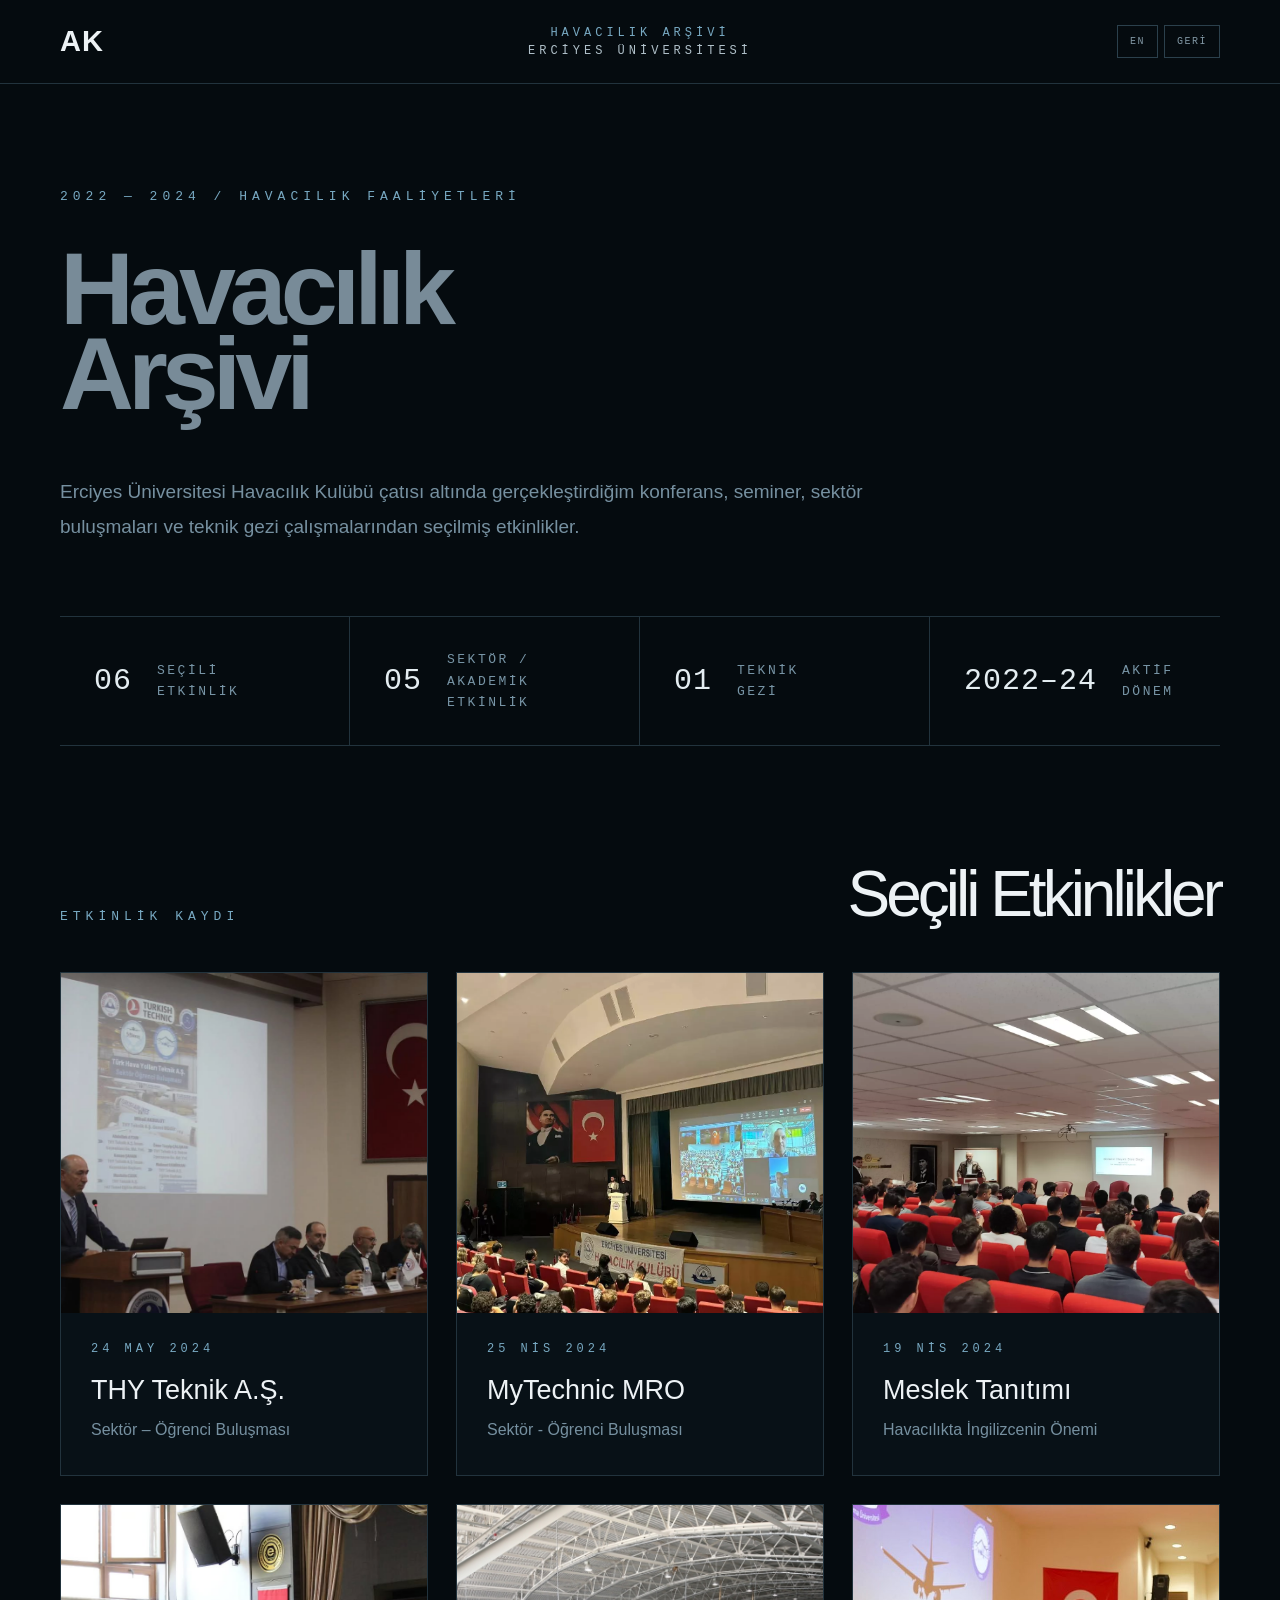
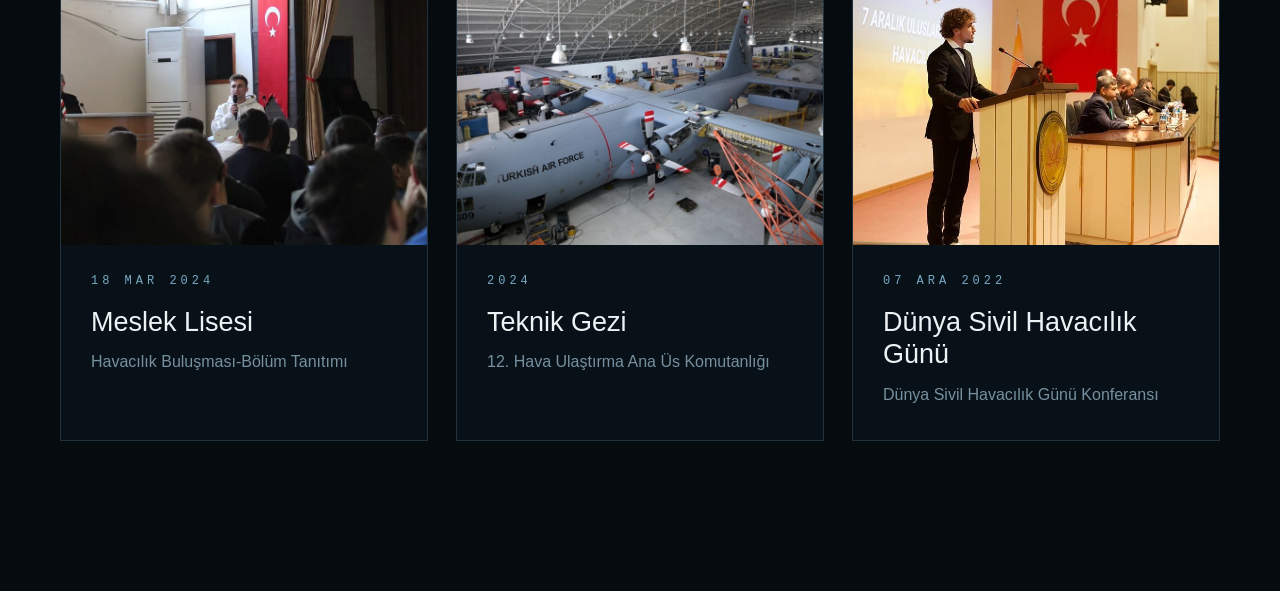
<file: aviation.html>
<!DOCTYPE html>
<html lang="tr">

<head>
    <meta charset="UTF-8">
    <meta name="viewport" content="width=device-width, initial-scale=1.0">

    <title>Havacılık Arşivi | Ali Kaya</title>

    <link rel="stylesheet" href="aviation.css">
</head>

<body>

<header class="aviation-header">

    <div class="aviation-container header-inner">

        <a href="index.html" class="aviation-logo">
            AK
        </a>

        <div class="aviation-header-center">
            <span data-i18n="headerTitle">HAVACILIK ARŞİVİ</span>
            <span data-i18n="headerUniversity">ERCİYES ÜNİVERSİTESİ</span>
        </div>

        <div class="header-actions">

            <button
                id="languageToggle"
                class="language-button"
                type="button">
                EN
            </button>

            <a
                href="index.html"
                class="back-button"
                data-i18n="back">
                GERİ
            </a>

        </div>

    </div>

</header>


<main>

    <!-- HERO -->

    <section class="archive-hero">

        <div class="aviation-container">

            <div class="archive-intro">

                <span
                    class="archive-kicker"
                    data-i18n="kicker">
                    2022 — 2024 / HAVACILIK FAALİYETLERİ
                </span>

                <h1>
                    <span data-i18n="heroTitle">Havacılık</span>
                    <span data-i18n="heroTitleSecond">Arşivi</span>
                </h1>

                <p data-i18n="heroDescription">
                    Erciyes Üniversitesi Havacılık Kulübü çatısı altında
                    gerçekleştirdiğim konferans, seminer, sektör buluşmaları
                    ve teknik gezi çalışmalarından seçilmiş etkinlikler.
                </p>

            </div>


            <!-- STATS -->

            <div class="archive-stats">

                <div class="stat-item">

                    <strong>06</strong>

                    <span data-i18n="stat1">
                        SEÇİLİ<br>
                        ETKİNLİK
                    </span>

                </div>


                <div class="stat-item">

                    <strong>05</strong>

                    <span data-i18n="stat2">
                        SEKTÖR /<br>
                        AKADEMİK ETKİNLİK
                    </span>

                </div>


                <div class="stat-item">

                    <strong>01</strong>

                    <span data-i18n="stat3">
                        TEKNİK<br>
                        GEZİ
                    </span>

                </div>


                <div class="stat-item">

                    <strong>2022–24</strong>

                    <span data-i18n="stat4">
                        AKTİF<br>
                        DÖNEM
                    </span>

                </div>

            </div>

        </div>

    </section>



    <!-- EVENTS -->

    <section class="event-archive">

        <div class="aviation-container">

            <div class="archive-section-heading">

                <span data-i18n="eventLog">
                    ETKİNLİK KAYDI
                </span>

                <h2 data-i18n="selectedEvents">
                    Seçili Etkinlikler
                </h2>

            </div>


            <div class="event-grid">


                <!-- THY -->

                <article
                    class="event-card"
                    data-event="thy">

                    <div class="event-image">

                        <img
                            src="images/aviation/thy-technic-1.jpg"
                            alt="THY Teknik sektör öğrenci buluşması">

                        <div class="event-overlay">

                            <span data-i18n="openEvent">
                                ETKİNLİĞİ AÇ
                            </span>

                            <strong>→</strong>

                        </div>

                    </div>


                    <div class="event-info">

                        <span class="event-date">
                            24 MAY 2024
                        </span>

                        <h3 data-i18n="thyTitle">
                            THY Teknik A.Ş.
                        </h3>

                        <p data-i18n="thySubtitle">
                            Sektör – Öğrenci Buluşması
                        </p>

                    </div>

                </article>



                <!-- MYTECHNIC -->

                <article
                    class="event-card"
                    data-event="mytechnic">

                    <div class="event-image">

                        <img
                            src="images/aviation/mytechnic.jpg"
                            alt="MyTechnic MRO konferansı">

                        <div class="event-overlay">

                            <span data-i18n="openEvent">
                                ETKİNLİĞİ AÇ
                            </span>

                            <strong>→</strong>

                        </div>

                    </div>


                    <div class="event-info">

                        <span class="event-date">
                            25 NİS 2024
                        </span>

                        <h3 data-i18n="mytechnicTitle">
                            MyTechnic MRO
                        </h3>

                        <p data-i18n="mytechnicSubtitle">
                            Sektör - Öğrenci Buluşması
                        </p>

                    </div>

                </article>



                <!-- MURAT KÖSE -->

                <article
                    class="event-card"
                    data-event="murat-kose">

                    <div class="event-image">

                        <img
                            src="images/aviation/meslek-tanitimi.jpg"
                            alt="Meslek tanıtımı ve havacılıkta İngilizcenin önemi">

                        <div class="event-overlay">

                            <span data-i18n="openEvent">
                                ETKİNLİĞİ AÇ
                            </span>

                            <strong>→</strong>

                        </div>

                    </div>


                    <div class="event-info">

                        <span class="event-date">
                            19 NİS 2024
                        </span>

                        <h3 data-i18n="muratTitle">
                            Meslek Tanıtımı
                        </h3>

                        <p data-i18n="muratSubtitle">
                            Havacılıkta İngilizcenin Önemi
                        </p>

                    </div>

                </article>



                <!-- MESLEK LİSESİ -->

                <article
                    class="event-card"
                    data-event="meslek-lisesi">

                    <div class="event-image">

                        <img
                            src="images/aviation/meslek-lisesi.jpg"
                            alt="Meslek lisesi havacılık buluşması">

                        <div class="event-overlay">

                            <span data-i18n="openEvent">
                                ETKİNLİĞİ AÇ
                            </span>

                            <strong>→</strong>

                        </div>

                    </div>


                    <div class="event-info">

                        <span class="event-date">
                            18 MAR 2024
                        </span>

                        <h3 data-i18n="schoolTitle">
                            Meslek Lisesi
                        </h3>

                        <p data-i18n="schoolSubtitle">
                            Havacılık Buluşması
                        </p>

                    </div>

                </article>



                <!-- TECHNICAL VISIT -->

                <article
                    class="event-card"
                    data-event="technical-visit">

                    <div class="event-image">

                        <img
                            src="images/aviation/teknik-gezi.jpg"
                            alt="12. Hava Ulaştırma Ana Üs Komutanlığı teknik gezisi">

                        <div class="event-overlay">

                            <span data-i18n="openEvent">
                                ETKİNLİĞİ AÇ
                            </span>

                            <strong>→</strong>

                        </div>

                    </div>


                    <div class="event-info">

                        <span class="event-date">
                            2024
                        </span>

                        <h3 data-i18n="visitTitle">
                            Teknik Gezi
                        </h3>

                        <p data-i18n="visitSubtitle">
                            12. Hava Ulaştırma Ana Üs Komutanlığı
                        </p>

                    </div>

                </article>



                <!-- CIVIL AVIATION -->

                <article
                    class="event-card"
                    data-event="civil-aviation">

                    <div class="event-image">

                        <img
                            src="images/aviation/sivil-havacilik.jpg"
                            alt="Sivil Havacılık Günü konferansı">

                        <div class="event-overlay">

                            <span data-i18n="openEvent">
                                ETKİNLİĞİ AÇ
                            </span>

                            <strong>→</strong>

                        </div>

                    </div>


                    <div class="event-info">

                        <span class="event-date">
                            07 ARA 2022
                        </span>

                        <h3 data-i18n="civilTitle">
                            Sivil Havacılık Günü
                        </h3>

                        <p data-i18n="civilSubtitle">
                            Sivil Havacılık Günü Konferansı
                        </p>

                    </div>

                </article>

            </div>

        </div>

    </section>

</main>



<!-- EVENT MODAL -->

<div
    id="eventModal"
    class="event-modal">

    <div class="event-modal-inner">

        <button
            id="eventModalClose"
            class="event-modal-close"
            aria-label="Kapat">

            ×

        </button>

        <div
            id="eventModalContent"
            class="event-modal-content">
        </div>

    </div>

</div>



<script src="aviation.js"></script>

</body>
</html>
</file>
<file: style.css>
* {
    margin: 0;
    padding: 0;
    box-sizing: border-box;
}

html {
    scroll-behavior: smooth;
}

body {
    background: #0a0f14;
    color: #e8edf2;
    font-family: Arial, sans-serif;
}

.container {
    width: 90%;
    max-width: 1200px;
    margin: auto;
}


/* =========================
   HEADER
========================= */

header {
    position: sticky;
    top: 0;
    z-index: 1000;

    padding: 25px 0;

    border-bottom: 1px solid #1d2933;

    background: rgba(10, 16, 21, 0.92);

    backdrop-filter: blur(12px);
    -webkit-backdrop-filter: blur(12px);
}

header .container {
    display: flex;
    align-items: center;
    justify-content: space-between;
}

.logo {
    font-size: 22px;
    font-weight: bold;
    letter-spacing: 2px;
}

nav {
    display: flex;
    align-items: center;
    gap: 30px;
}

nav a {
    color: #9ba8b4;
    text-decoration: none;
    font-size: 14px;
    transition: color 0.25s ease;
}

nav a:hover {
    color: #ffffff;
}


/* =========================
   LANGUAGE
========================= */

.language {
    display: flex;
    align-items: center;
    gap: 7px;
    margin-left: 10px;
}

.language button {
    background: none;
    border: none;
    color: #71808d;
    font-size: 12px;
    cursor: pointer;
    padding: 3px;
}

.language button:hover {
    color: #ffffff;
}

.language span {
    color: #394650;
    font-size: 11px;
}


/* =========================
   HERO
========================= */

.hero {
    min-height: calc(100vh - 89px);

    display: flex;
    align-items: center;

    background:
        linear-gradient(
            90deg,
            rgba(7, 12, 17, 0.90) 0%,
            rgba(7, 12, 17, 0.60) 40%,
            rgba(7, 12, 17, 0.20) 100%
        ),
        url("images/hero.jpeg");

    background-size: 100% auto;
    background-position: center 60%;
    background-repeat: no-repeat;
}

.eyebrow {
    color: #6f8292;
    font-size: 12px;
    letter-spacing: 3px;
    margin-bottom: 25px;
}

h1 {
    font-size: clamp(56px, 7vw, 92px);
    line-height: 0.95;
    margin-bottom: 18px;
    font-weight: 700;
    letter-spacing: -3px;
}

h2 {
    font-size: 25px;
    font-weight: 400;
    color: #9ba8b4;
    margin-bottom: 25px;
}

.intro {
    max-width: 550px;
  color: #F1F3F5;
    font-size: 17px;
    line-height: 1.7;
}


/* =========================
   HERO BUTTONS
========================= */

.hero-buttons {
    display: flex;
    gap: 14px;
    margin-top: 35px;
}

.btn {
    display: inline-flex;
    align-items: center;
    justify-content: center;

    min-width: 130px;
    padding: 13px 22px;

    border-radius: 4px;
    text-decoration: none;

    font-size: 13px;
    font-weight: 500;
    letter-spacing: 0.3px;

    transition: all 0.25s ease;
}

.btn.primary {
    background: #e8edf2;
    color: #0a0f14;
    border: 1px solid #e8edf2;
}

.btn.primary:hover {
    background: transparent;
    color: #e8edf2;
    transform: translateY(-2px);
}

.btn.secondary {
    background: rgba(10, 15, 20, 0.45);
    color: #e8edf2;
    border: 1px solid rgba(232, 237, 242, 0.35);
    backdrop-filter: blur(6px);
}

.btn.secondary:hover {
    border-color: #e8edf2;
    background: rgba(232, 237, 242, 0.08);
    transform: translateY(-2px);
}


/* =========================
   ABOUT
========================= */

.about {
    position: relative;

    padding: 140px 0;

    border-top: 1px solid #1d2933;

    overflow: hidden;
}

.about .container {
    max-width: 1200px;
}

.about-grid {
    display: grid;

    grid-template-columns: 35% 65%;

    align-items: start;
}

.about-heading {
    padding-right: 60px;
}

.section-label {
    color: #6f8292;

    font-size: 11px;

    letter-spacing: 3px;

    margin-bottom: 22px;
}

.about-heading h2 {
    color: #e8edf2;

    font-size: clamp(44px, 4.5vw, 64px);

    line-height: 1.03;

    font-weight: 500;

    letter-spacing: -2px;

    margin: 0;
}

.about-heading h2 span {
    color: #71808d;
}

.about-content {
    max-width: 680px;

    padding-left: 20px;
}

.about-content p {
    color: #9ba8b4;

    font-size: 17px;

    line-height: 1.85;

    margin-bottom: 30px;
}

.about-content p:last-child {
    margin-bottom: 0;
}

.about::after {
    content: "AK";

    position: absolute;

    right: -35px;
    bottom: -70px;

    font-size: 300px;

    line-height: 1;

    font-weight: 700;

    letter-spacing: -20px;

    color: rgba(232, 237, 242, 0.018);

    pointer-events: none;

    user-select: none;
}


/* =========================
   EXPERIENCE
========================= */

.experience {
    padding: 150px 0;

    border-top: 1px solid #1d2933;
}

.experience .container {
    max-width: 1000px;
}

.experience-title {
    color: #e8edf2;

    font-size: clamp(42px, 5vw, 64px);

    font-weight: 500;

    letter-spacing: -2px;

    margin: 0 0 90px;
}

.experience-list {
    border-left: 1px solid #293640;

    display: flex;

    flex-direction: column;

    gap: 150px;
}

.experience-item {
    position: relative;

    padding-left: 50px;

    margin: 0;
}

.experience-date {
    position: absolute;

    left: -18px;
    top: 0;

    width: 35px;
    height: 35px;

    display: flex;

    align-items: center;
    justify-content: center;

    background: #0a0f14;

    border: 1px solid #394650;

    color: #71808d;

    font-size: 11px;

    letter-spacing: 1px;

    z-index: 2;
}

.experience-content {
    max-width: 760px;
}

.experience-content h3 {
    color: #e8edf2;

    font-size: 27px;

    font-weight: 500;

    margin-bottom: 8px;

    letter-spacing: -0.5px;
}

.experience-content h4 {
    color: #9ba8b4;

    font-size: 17px;

    font-weight: 400;

    margin-bottom: 8px;
}

.experience-location {
    display: block;

    color: #6f8292;

    font-size: 12px;

    letter-spacing: 1.5px;

    margin-bottom: 12px;
}

.experience-period {
    display: block;

    color: #e8edf2;

    font-size: 13px;

    font-weight: 500;

    letter-spacing: 0.5px;

    margin-bottom: 25px;

    line-height: 1.7;
}

.experience-content p {
    color: #71808d;

    font-size: 16px;

    line-height: 1.85;

    margin: 0;
}


/* =========================
   EXPERIENCE IMAGES
========================= */

.experience-images {
    display: grid;

    grid-template-columns:
        repeat(2, minmax(0, 1fr));

    gap: 18px;

    margin-top: 35px;

    max-width: 820px;

    align-items: start;
}

.experience-images img {
    width: 100%;

    height: 230px;

    object-fit: cover;

    display: block;

    border: 1px solid #26333d;

    transition:
        transform 0.35s ease,
        border-color 0.35s ease,
        opacity 0.35s ease;
}

.experience-images img:hover {
    transform: translateY(-4px);

    border-color: #71808d;

    opacity: 0.9;
}


/* =========================
   TEK FOTOĞRAFLI DENEYİM
========================= */

.experience-item:last-child .experience-images {
    grid-template-columns:
        minmax(0, 650px);
}

.experience-item:last-child .experience-images img {
    width: auto;

    max-width: 100%;

    max-height: 500px;

    height: auto;

    object-fit: contain;
}


/* =========================
   CURSOR PLANE
========================= */

.cursor-plane {
    position: fixed;

    width: 55px;

    height: auto;

    left: 0;
    top: 0;

    pointer-events: none;

    z-index: 9999;

    transform:
        translate(-50%, -50%);

    filter:
        brightness(0)
        invert(1);
}


/* =========================
   PLANE TRAIL
========================= */

#planeTrail {
    position: fixed;

    inset: 0;

    pointer-events: none;

    z-index: 9998;
}

.trail-dot {
    position: fixed;

    width: 5px;
    height: 5px;

    border-radius: 50%;

    background:
        rgba(220, 235, 245, 0.7);

    box-shadow:
        0 0 10px
        rgba(180, 220, 255, 0.8);

    pointer-events: none;

    animation:
        trailFade 1.2s ease-out forwards;
}

@keyframes trailFade {

    0% {
        opacity: 0.8;

        transform:
            scale(1);
    }

    100% {
        opacity: 0;

        transform:
            scale(0.2);
    }

}


/* =========================
   PROJECTS
========================= */

.projects {
    padding: 140px 0;

    border-top: 1px solid #1d2933;
}

.projects .container {
    max-width: 1000px;
}

.projects-title {
    color: #e8edf2;

    font-size: clamp(42px, 5vw, 64px);

    font-weight: 500;

    letter-spacing: -2px;

    margin: 0 0 80px;
}

.projects-list {
    border-left: 1px solid #293640;
}

.project-item {
    position: relative;

    padding-left: 50px;
}

.project-item:not(:last-child) {
    margin-bottom: 80px;
}


/* =========================
   PROJECT NUMBER
========================= */

.project-date {
    position: absolute;

    left: -18px;
    top: 0;

    width: 35px;
    height: 35px;

    display: flex;

    align-items: center;
    justify-content: center;

    background: #0a0f14;

    border: 1px solid #394650;

    color: #71808d;

    font-size: 11px;

    letter-spacing: 1px;

    z-index: 2;
}


/* =========================
   PROJECT CONTENT
========================= */

.project-content {
    max-width: 760px;
}

.project-content h3 {
    color: #e8edf2;

    font-size: 27px;

    font-weight: 500;

    margin-bottom: 8px;

    letter-spacing: -0.5px;
}

.project-content h4 {
    color: #9ba8b4;

    font-size: 17px;

    font-weight: 400;

    margin-bottom: 8px;
}

.project-location {
    display: block;

    color: #6f8292;

    font-size: 12px;

    letter-spacing: 1.5px;

    margin-bottom: 25px;
}

.project-content p {
    color: #71808d;

    font-size: 16px;

    line-height: 1.85;

    margin: 0;
}

.project-link {
    display: inline-block;

    margin-top: 25px;

    color: #9fb7c2;

    text-decoration: none;

    font-size: 13px;

    letter-spacing: 0.5px;

    transition:
        color 0.25s ease,
        transform 0.25s ease;
}

.project-link:hover {
    color: #ffffff;

    transform:
        translateX(4px);
}


/* =========================
   PROJECT IMAGES
   HANGAR
========================= */

.project-images {
    display: grid;

    grid-template-columns:
        repeat(2, minmax(0, 1fr));

    gap: 18px;

    margin-top: 35px;

    max-width: 820px;

    align-items: start;
}

.project-images img {
    width: 100%;

    height: 230px;

    object-fit: cover;

    object-position: center;

    display: block;

    border: 1px solid #26333d;

    transition:
        transform 0.35s ease,
        border-color 0.35s ease,
        opacity 0.35s ease;
}

.project-images img:hover {
    transform:
        translateY(-4px);

    border-color: #71808d;

    opacity: 0.9;
}


/* =========================
   MOTIVO
========================= */

.projects-list >
.project-item:nth-child(2)
.project-images {

    display: grid;

    grid-template-columns:
        repeat(3, minmax(0, 1fr));

    gap: 12px;

    margin-top: 30px;

    max-width: 520px;

    align-items: start;
}

.projects-list >
.project-item:nth-child(2)
.project-images img {

    width: 100%;

    height: auto;

    max-width: 160px;

    object-fit: contain;

    object-position: top center;

    display: block;

    margin: 0 auto;

    border: 1px solid #26333d;

    background: transparent;

    transition:
        transform 0.35s ease,
        border-color 0.35s ease,
        opacity 0.35s ease;
}

.projects-list >
.project-item:nth-child(2)
.project-images img:hover {

    transform:
        translateY(-4px);

    border-color: #71808d;

    opacity: 0.9;
}


/* =========================
   AVIATION FLIGHT DISPLAY
========================= */

#aviationOverlay {
    position: fixed;

    inset: 0;

    z-index: 9999;

    display: flex;

    align-items: center;

    justify-content: center;

    background:
        radial-gradient(
            circle at center,
            rgba(19, 36, 47, 0.94),
            rgba(3, 8, 12, 0.98)
        );

    opacity: 0;

    visibility: hidden;

    pointer-events: none;

    transition:
        opacity 0.45s ease,
        visibility 0.45s ease;
}

#aviationOverlay.active {
    opacity: 1;

    visibility: visible;

    pointer-events: auto;
}


/* =========================
   AVIATION PANEL
========================= */

.aviation-panel {
    position: relative;

    width: min(1100px, 92vw);

    padding: 28px 38px 24px;

    background: #061016;

    border: 1px solid #263b47;

    box-shadow:
        0 0 60px rgba(0, 0, 0, 0.55),
        inset 0 0 40px rgba(20, 80, 100, 0.04);

    color: #b7d8e7;

    font-family:
        "Courier New",
        monospace;
}


/* =========================
   CLOSE
========================= */

.aviation-close {
    position: absolute;

    top: 14px;
    right: 16px;

    width: 36px;
    height: 36px;

    border: 1px solid #304955;

    background: transparent;

    color: #7fa9ba;

    font-size: 25px;

    line-height: 1;

    cursor: pointer;

    transition:
        background 0.25s ease,
        color 0.25s ease,
        border-color 0.25s ease;
}

.aviation-close:hover {
    background: #13242d;

    color: #ffffff;

    border-color: #6c9aac;
}


/* =========================
   AVIATION TOP
========================= */

.aviation-top {
    display: flex;

    justify-content: space-between;

    align-items: center;

    padding-bottom: 20px;

    border-bottom: 1px solid #1b303b;
}

.aviation-top > div:first-child {
    display: flex;

    flex-direction: column;

    gap: 5px;
}

.aviation-label {
    font-size: 11px;

    letter-spacing: 4px;

    color: #6f9bad;
}

.aviation-top strong {
    font-size: 14px;

    letter-spacing: 2px;

    color: #d5e8ef;
}

.flight-status {
    color: #65c58b;

    font-size: 12px;

    letter-spacing: 2px;
}


/* =========================
   FLIGHT DATA
========================= */

.flight-data {
    display: grid;

    grid-template-columns:
        repeat(4, 1fr);

    gap: 1px;

    margin: 18px 0;

    background: #1c3039;

    border: 1px solid #1c3039;
}

.flight-data-item {
    min-height: 72px;

    display: flex;

    align-items: center;

    justify-content: center;

    gap: 8px;

    background: #08141b;
}

.flight-data-item span {
    color: #638d9f;

    font-size: 11px;

    letter-spacing: 2px;
}

.flight-data-item strong {
    color: #d8edf4;

    font-size: 21px;

    letter-spacing: 1px;

    min-width: 62px;

    text-align: right;
}

.flight-data-item small {
    color: #557887;

    font-size: 9px;
}


/* =========================
   MAIN DISPLAY
========================= */

.flight-display {
    position: relative;

    width: 100%;

    height: 500px;

    overflow: hidden;

    border: 1px solid #213943;

    background: #071219;
}


/* =========================
   SKY
========================= */

.sky {
    position: absolute;

    inset: 0 0 50% 0;

    background:
        linear-gradient(
            to bottom,
            #07151d 0%,
            #0b1e28 55%,
            #173542 100%
        );
}


/* =========================
   GROUND
========================= */

.ground {
    position: absolute;

    left: 0;
    right: 0;
    bottom: 0;

    height: 50%;

    background:
        linear-gradient(
            to bottom,
            #101e23 0%,
            #091217 100%
        );
}


/* =========================
   HORIZON
========================= */

.horizon-line {
    position: absolute;

    left: 0;
    right: 0;

    top: 50%;

    height: 1px;

    background:
        rgba(139, 190, 207, 0.35);

    box-shadow:
        0 0 15px
        rgba(90, 150, 170, 0.15);
}


/* =========================
   FLIGHT GRID
========================= */

.flight-grid {
    position: absolute;

    inset: 50% 0 0;

    overflow: hidden;

    perspective: 500px;
}

.flight-grid::before {
    content: "";

    position: absolute;

    inset: -80% -20% 0;

    background:
        repeating-linear-gradient(
            90deg,
            transparent 0,
            transparent 79px,
            rgba(83, 133, 148, 0.13) 80px
        );

    transform:
        perspective(500px)
        rotateX(58deg);

    transform-origin:
        center top;
}

.flight-grid::after {
    content: "";

    position: absolute;

    inset: 0;

    background:
        repeating-linear-gradient(
            0deg,
            transparent 0,
            transparent 38px,
            rgba(83, 133, 148, 0.10) 39px
        );

    transform:
        perspective(500px)
        rotateX(58deg);

    transform-origin:
        center top;
}


/* =========================
   FLIGHT PATH
========================= */

.flight-path {
    position: absolute;

    inset: 0;

    width: 100%;
    height: 100%;

    opacity: 0.28;
}

.flight-path path {
    fill: none;

    stroke: #7daab9;

    stroke-width: 2;

    stroke-dasharray:
        8 10;

    animation:
        pathMove 3s linear infinite;
}

@keyframes pathMove {

    from {
        stroke-dashoffset: 0;
    }

    to {
        stroke-dashoffset: -36;
    }

}


/* =========================
   ANIMATED AIRCRAFT
   PNG
========================= */

#animatedAircraft {
    position: absolute;

    left: 10%;
    top: 20%;

    width: 90px;

    z-index: 20;

    transform:
        translate(-50%, -50%);

    transform-origin: center center;

    filter:
        drop-shadow(
            0 0 10px
            rgba(210, 235, 245, 0.35)
        );

    pointer-events: none;
}

#animatedAircraft img {
    display: block;

    width: 100%;

    height: auto;

    object-fit: contain;
}


/* =========================
   DESTINATION
========================= */

#destinationStation {
    position: absolute;

    right: 7%;
    bottom: 11%;

    z-index: 15;

    display: flex;

    align-items: center;

    gap: 12px;
}

.station-line {
    width: 80px;
    height: 1px;

    background: #668b99;
}

.station-dot {
    width: 10px;
    height: 10px;

    border-radius: 50%;

    background: #73d29a;

    box-shadow:
        0 0 15px
        rgba(115, 210, 154, 0.8);

    animation:
        stationPulse 1.5s ease-in-out infinite;
}

@keyframes stationPulse {

    0%,
    100% {
        transform: scale(1);

        opacity: 0.65;
    }

    50% {
        transform: scale(1.5);

        opacity: 1;
    }
}

.station-info {
    display: flex;

    flex-direction: column;

    gap: 4px;
}

.station-info strong {
    font-size: 12px;

    letter-spacing: 2px;

    color: #d8edf4;
}

.station-info span {
    font-size: 9px;

    letter-spacing: 1px;

    color: #628594;
}


/* =========================
   FLIGHT GUIDANCE
========================= */

.flight-guidance {
    position: absolute;

    top: 18px;
    left: 20px;

    z-index: 30;

    display: flex;

    gap: 8px;

    align-items: center;

    font-size: 10px;

    letter-spacing: 1px;
}

.flight-guidance span {
    color: #577985;
}

.flight-guidance strong {
    color: #69cb91;
}


/* =========================
   AIRCRAFT STATUS
========================= */

.aircraft-status {
    position: absolute;

    right: 20px;
    top: 18px;

    z-index: 30;

    display: flex;

    gap: 22px;
}

.aircraft-status div {
    display: flex;

    flex-direction: column;

    gap: 4px;
}

.aircraft-status span {
    color: #577985;

    font-size: 9px;

    letter-spacing: 1px;
}

.aircraft-status strong {
    color: #c5e1ea;

    font-size: 11px;
}


/* =========================
   AVIATION BOTTOM
========================= */

.aviation-bottom {
    display: flex;

    justify-content: space-between;

    padding-top: 18px;

    color: #668b99;

    font-size: 10px;

    letter-spacing: 1px;
}

.aviation-bottom strong {
    color: #a8cad6;
}


/* =========================
   MOBILE
========================= */

@media (max-width: 768px) {

    .cursor-plane,
    #planeTrail {
        display: none;
    }

    /* HEADER */

    header {
        padding: 20px 0;
    }

    nav {
        gap: 14px;
    }

    nav a {
        font-size: 12px;
    }

    .language {
        gap: 4px;

        margin-left: 4px;
    }


    /* HERO */

    .hero {
        min-height:
            calc(100vh - 73px);

        background-size: cover;

        background-position:
            center center;
    }

    h1 {
        font-size:
            clamp(48px, 14vw, 70px);
    }

    h2 {
        font-size: 21px;
    }

    .intro {
        font-size: 16px;

        max-width: 100%;
    }


    /* HERO BUTTONS */

    .hero-buttons {
        flex-wrap: wrap;

        gap: 10px;
    }

    .btn {
        min-width: 115px;

        padding:
            12px 18px;
    }


    /* ABOUT */

    .about {
        padding: 90px 0;
    }

    .about .container {
        width: 88%;
    }

    .about-grid {
        grid-template-columns: 1fr;

        gap: 45px;
    }

    .about-heading {
        padding-right: 0;
    }

    .section-label {
        font-size: 10px;

        letter-spacing: 2.5px;

        margin-bottom: 18px;
    }

    .about-heading h2 {
        font-size: 46px;

        line-height: 1;

        letter-spacing: -1.5px;
    }

    .about-content {
        max-width: 100%;

        padding-left: 0;
    }

    .about-content p {
        font-size: 16px;

        line-height: 1.8;

        margin-bottom: 27px;
    }

    .about::after {
        font-size: 180px;

        right: -20px;

        bottom: -30px;
    }


    /* EXPERIENCE */

    .experience {
        padding: 100px 0;
    }

    .experience .container {
        width: 88%;
    }

    .experience-title {
        font-size: 42px;

        margin-bottom: 65px;
    }

    .experience-list {
        gap: 90px;
    }

    .experience-item {
        padding-left: 30px;
    }

    .experience-date {
        left: -16px;

        width: 32px;
        height: 32px;
    }

    .experience-content {
        max-width: 100%;
    }

    .experience-content h3 {
        font-size: 22px;
    }

    .experience-content h4 {
        font-size: 15px;
    }

    .experience-location {
        font-size: 11px;

        margin-bottom: 12px;
    }

    .experience-period {
        font-size: 12px;

        margin-bottom: 22px;
    }

    .experience-content p {
        font-size: 15px;

        line-height: 1.8;
    }


    /* EXPERIENCE IMAGES */

    .experience-images {
        grid-template-columns: 1fr;

        gap: 14px;

        margin-top: 30px;

        max-width: 100%;
    }

    .experience-images img {
        width: 100%;

        height: auto;

        object-fit: contain;
    }

    .experience-item:last-child
    .experience-images {
        grid-template-columns: 1fr;
    }

    .experience-item:last-child
    .experience-images img {
        width: auto;

        max-width: 100%;

        max-height: none;

        height: auto;
    }


    /* =========================
       PROJECTS MOBILE
    ========================= */

    .projects {
        padding: 90px 0;
    }

    .projects .container {
        width: 88%;
    }

    .projects-title {
        font-size: 42px;

        margin-bottom: 60px;
    }

    .project-item {
        padding-left: 30px;
    }

    .project-content {
        max-width: 100%;
    }

    .project-content h3 {
        font-size: 22px;
    }

    .project-content h4 {
        font-size: 15px;
    }

    .project-location {
        font-size: 11px;

        margin-bottom: 20px;
    }

    .project-content p {
        font-size: 15px;

        line-height: 1.8;
    }


    /* =========================
       HANGAR MOBILE
    ========================= */

    .projects-list >
    .project-item:first-child
    .project-images {

        grid-template-columns:
            repeat(2, minmax(0, 1fr));

        gap: 10px;

        margin-top: 25px;

        max-width: 100%;
    }

    .projects-list >
    .project-item:first-child
    .project-images img {

        width: 100%;

        height: 190px;

        object-fit: cover;

        object-position: center;
    }


    /* =========================
       MOTIVO MOBILE
    ========================= */

    .projects-list >
    .project-item:nth-child(2)
    .project-images {

        grid-template-columns:
            repeat(3, minmax(0, 1fr));

        gap: 8px;

        margin-top: 25px;

        max-width: 100%;
    }

    .projects-list >
    .project-item:nth-child(2)
    .project-images img {

        width: 100%;

        max-width: 115px;

        height: auto;

        object-fit: contain;

        object-position: top center;

        margin: 0 auto;

        border-radius: 2px;
    }


    /* PROJECT SPACING */

    .project-item:not(:last-child) {
        margin-bottom: 60px;
    }


    /* =========================
       AVIATION MOBILE
    ========================= */

    #aviationOverlay {
        padding: 12px;
    }

    .aviation-panel {
        width: 100%;

        padding:
            20px 14px 16px;
    }

    .aviation-top {
        padding-right: 35px;
    }

    .flight-data {
        grid-template-columns:
            repeat(2, 1fr);
    }

    .flight-data-item {
        min-height: 60px;
    }

    .flight-data-item strong {
        font-size: 17px;

        min-width: 50px;
    }

    .flight-display {
        height: 430px;
    }

    #animatedAircraft {
        width: 70px;
    }

    .aircraft-status {
        gap: 10px;

        right: 12px;
    }

    .flight-guidance {
        left: 12px;
    }

    #destinationStation {
        right: 5%;

        bottom: 9%;
    }

    .station-line {
        width: 35px;
    }

    .station-info strong {
        font-size: 9px;
    }

    .station-info span {
        font-size: 7px;
    }

    .aviation-bottom {
        font-size: 8px;
    }
}


@media (max-width: 480px) {

    .flight-display {
        height: 380px;
    }

    .aircraft-status {
        top: 55px;
    }

    .flight-guidance {
        top: 55px;
    }

    .aviation-bottom {
        gap: 8px;
    }

    #animatedAircraft {
        width: 60px;
    }
}
/* =========================================================
   MOBILE INDEX NAVIGATION
========================================================= */

.mobile-nav-trigger {
    display: none;
}

.mobile-nav-panel {
    display: none;
}


/* =========================================================
   MOBILE
========================================================= */

@media (max-width: 768px) {

    header {
        position: sticky;
        top: 0;
        padding: 17px 0;
        z-index: 1000;
    }

    header .container {
        position: relative;
    }

    /*
       Mobilde normal linkleri gizliyoruz.
       Dil seçici header'da kalıyor.
    */

    nav {
        gap: 0;
    }

    nav > a {
        display: none;
    }

    .language {
        display: flex;
        align-items: center;
        gap: 5px;
        margin-left: 0;
    }

    .language button {
        font-size: 11px;
        padding: 3px;
    }

    .language span {
        font-size: 10px;
    }


    /* INDEX BUTTON */

    .mobile-nav-trigger {
        display: flex;

        align-items: center;
        gap: 9px;

        height: 38px;
        padding: 0 12px;

        border: 1px solid #30404a;
        background: rgba(8, 14, 19, 0.8);

        color: #a8b8c2;

        cursor: pointer;

        font-family:
            "Courier New",
            monospace;

        font-size: 10px;
        letter-spacing: 2px;

        transition:
            border-color .25s ease,
            background .25s ease,
            color .25s ease;
    }

    .mobile-nav-trigger:active {
        transform: scale(.97);
    }

    .mobile-nav-trigger:hover {
        border-color: #6f9bad;
        color: #ffffff;
    }


    /* 2x2 MODERN ICON */

    .nav-trigger-icon {
        width: 16px;
        height: 16px;

        display: grid;

        grid-template-columns: repeat(2, 5px);
        grid-template-rows: repeat(2, 5px);

        gap: 3px;
    }

    .nav-trigger-icon i {
        display: block;

        width: 5px;
        height: 5px;

        border: 1px solid #7896a5;

        transition:
            background .25s ease,
            border-color .25s ease;
    }

    .mobile-nav-trigger:hover
    .nav-trigger-icon i {
        background: #7896a5;
        border-color: #7896a5;
    }


    /* PANEL */

    .mobile-nav-panel {
        position: absolute;

        top: calc(100% + 12px);
        right: 18px;

        width: min(250px, calc(100vw - 36px));

        padding: 10px;

        display: flex;
        flex-direction: column;

        background: rgba(6, 13, 18, .97);

        border: 1px solid #293c47;

        box-shadow:
            0 20px 50px rgba(0, 0, 0, .45);

        backdrop-filter: blur(18px);
        -webkit-backdrop-filter: blur(18px);

        opacity: 0;
        visibility: hidden;
        pointer-events: none;

        transform:
            translateY(-8px)
            scale(.98);

        transform-origin: top right;

        transition:
            opacity .22s ease,
            visibility .22s ease,
            transform .22s ease;

        z-index: 1100;
    }

    .mobile-nav-panel.active {
        opacity: 1;
        visibility: visible;
        pointer-events: auto;

        transform:
            translateY(0)
            scale(1);
    }


    /* PANEL LABEL */

    .mobile-nav-label {
        padding: 12px 14px 10px;

        font-family:
            "Courier New",
            monospace;

        font-size: 8px;
        letter-spacing: 3px;

        color: #628294;

        border-bottom: 1px solid #1d2d36;
    }


    /* PANEL LINKS */

    .mobile-nav-panel a {
        display: grid;

        grid-template-columns: 34px 1fr;

        align-items: center;

        min-height: 48px;

        padding: 0 14px;

        color: #a9b6be;

        font-size: 23px;

        border-bottom: 1px solid #17252d;

        transition:
            color .2s ease,
            background .2s ease,
            padding-left .2s ease;
    }

    .mobile-nav-panel a:last-child {
        border-bottom: 0;
    }

    .mobile-nav-panel a span {
        font-family:
            "Courier New",
            monospace;

        font-size: 14px;
        letter-spacing: 1px;

        color: #597787;
    }

    .mobile-nav-panel a:hover {
        color: #ffffff;

        background: #0b161d;

        padding-left: 18px;
    }


    /*
       Hero'nun mevcut mobil ayarları
       aynen devam ediyor.
    */

    .hero {
        min-height: calc(100vh - 73px);
    }
}


/* =========================================================
   VERY SMALL PHONES
========================================================= */

@media (max-width: 480px) {

    .mobile-nav-trigger {
        height: 36px;
        padding: 0 10px;
    }

    .nav-trigger-label {
        font-size: 9px;
        letter-spacing: 1.7px;
    }

    .language {
        gap: 3px;
    }

    .language button {
        font-size: 10px;
    }
}
/* =========================
   FOOTER
========================= */

.site-footer {
    border-top: 1px solid #1d2933;
    background: #0a0f14;
    padding: 28px 0;
}

.footer-inner {
    display: flex;
    align-items: center;
    justify-content: space-between;
    gap: 20px;
}

.footer-left {
    display: flex;
    align-items: center;
    gap: 12px;

    color: #9ba8b4;
    font-size: 13px;
}

.footer-mark {
    color: #e8edf2;
    font-weight: 700;
    letter-spacing: 1px;
}

.footer-center {
    color: #586673;
    font-size: 11px;
    letter-spacing: 2px;
    text-transform: uppercase;
}

.footer-right {
    color: #586673;
    font-size: 12px;
}
@media (max-width: 768px) {

    .site-footer {
        padding: 24px 0;
    }

    .footer-inner {
        flex-direction: column;
        gap: 12px;
        text-align: center;
    }

    .footer-center {
        order: 3;
        font-size: 10px;
    }

}
/* =========================
   AVIATION FLOAT BUTTON
========================= */

.aviation-float {
    position: absolute;
    top: 180px;
    right: 5%;

    display: flex;
    align-items: center;
    gap: 10px;

    padding: 11px 15px;

    background: rgba(10, 15, 20, 0.45);
    border: 1px solid rgba(232, 237, 242, 0.25);
    border-radius: 3px;

    color: #c7d0d8;
    font-family: inherit;
    font-size: 11px;
    letter-spacing: 1.5px;

    cursor: pointer;

    backdrop-filter: blur(8px);
    -webkit-backdrop-filter: blur(8px);

    transition:
        border-color 0.3s ease,
        color 0.3s ease,
        background 0.3s ease,
        transform 0.3s ease;
}

.aviation-plane {
    font-size: 18px;
    display: inline-block;

    transition: transform 0.35s ease;
}

.aviation-float:hover {
    color: #ffffff;
    border-color: rgba(232, 237, 242, 0.55);
    background: rgba(10, 15, 20, 0.7);
    transform: translateY(-2px);
}

.aviation-float:hover .aviation-plane {
    transform: translateX(5px) rotate(-4deg);
}
@media (max-width: 768px) {

    .aviation-float {
        top: 158px;
        right: 20px;

        padding: 9px 12px;
        font-size: 10px;
    }

    .aviation-plane {
        font-size: 16px;
    }

}


/* =========================================================
   AIRCRAFT EXPLORE FLOAT BUTTON
========================================================= */

.aircraft-explore-float {
    position: absolute;

    top: 115px;
    right: 5%;

    display: flex;
    align-items: center;
    gap: 10px;

    padding: 8px 13px 8px 9px;

    color: #c7d0d8;
    text-decoration: none;

    background: rgba(10, 15, 20, 0.45);
    border: 1px solid rgba(232, 237, 242, 0.22);

    border-radius: 3px;

    backdrop-filter: blur(8px);
    -webkit-backdrop-filter: blur(8px);

    transition:
        border-color 0.3s ease,
        color 0.3s ease,
        background 0.3s ease,
        transform 0.3s ease;
}

.aircraft-explore-float img {
    width: 34px;
    height: 34px;

    object-fit: contain;

    filter:
        grayscale(100%)
        brightness(1.15);

    transition:
        transform 0.5s ease,
        filter 0.3s ease;
}

.aircraft-explore-float span {
    font-size: 11px;
    letter-spacing: 1.5px;
    white-space: nowrap;
}

.aircraft-explore-float b {
    font-size: 16px;
    font-weight: 400;

    transition: transform 0.3s ease;
}

.aircraft-explore-float:hover {
    color: #ffffff;
    border-color: rgba(232, 237, 242, 0.55);
    background: rgba(10, 15, 20, 0.7);
    transform: translateY(-2px);
}

.aircraft-explore-float:hover img {
    transform: rotate(20deg);
    filter:
        grayscale(0%)
        brightness(1);
}

.aircraft-explore-float:hover b {
    transform: translateX(4px);
}


/* =========================================================
   MOBILE
========================================================= */

@media (max-width: 768px) {

    .aircraft-explore-float {
        top: 105px;
        right: 20px;

        padding: 7px 11px 7px 8px;
    }

    .aircraft-explore-float img {
        width: 29px;
        height: 29px;
    }

    .aircraft-explore-float span {
        font-size: 9px;
        letter-spacing: 1.2px;
    }

    .aircraft-explore-float b {
        font-size: 14px;
    }

}
</file>
<file: aircraft.css>
/* =========================================================
   RESET
========================================================= */

* {
    margin: 0;
    padding: 0;
    box-sizing: border-box;
}


html {
    scroll-behavior: smooth;
}


body {
    background: #090e13;
    color: #e8edf2;

    font-family:
        Arial,
        Helvetica,
        sans-serif;

    min-height: 100vh;
}


/* =========================================================
   VARIABLES
========================================================= */

:root {

    --bg: #090e13;
    --bg-soft: #0d141b;
    --bg-card: #101820;

    --border: #202c36;
    --border-light: #2c3a46;

    --text: #e8edf2;
    --text-soft: #9aa8b4;
    --text-muted: #647482;

    --white: #f1f4f6;
}


/* =========================================================
   CONTAINER
========================================================= */

.aircraft-container {
    width: min(90%, 1240px);
    margin: 0 auto;
}


/* =========================================================
   HEADER
========================================================= */

.aircraft-header {
    position: sticky;
    top: 0;

    z-index: 1000;

    height: 78px;

    background: rgba(9, 14, 19, 0.88);

    border-bottom: 1px solid var(--border);

    backdrop-filter: blur(14px);
    -webkit-backdrop-filter: blur(14px);
}


.header-inner {
    height: 100%;

    display: flex;
    align-items: center;
    justify-content: space-between;
}


/* LOGO */

.aircraft-logo {
    width: 38px;
    height: 38px;

    display: flex;
    align-items: center;
    justify-content: center;

    border: 1px solid var(--border-light);

    color: var(--text);

    text-decoration: none;

    font-size: 12px;
    font-weight: 700;

    letter-spacing: 1px;

    transition:
        background 0.25s ease,
        border-color 0.25s ease;
}


.aircraft-logo:hover {
    background: var(--white);
    border-color: var(--white);
    color: var(--bg);
}


/* HEADER TITLE */

.aircraft-header-title {
    position: absolute;

    left: 50%;

    transform: translateX(-50%);

    color: var(--text-muted);

    font-size: 10px;

    letter-spacing: 3px;

    white-space: nowrap;
}


/* BACK */

.aircraft-back {
    color: var(--text-soft);

    text-decoration: none;

    font-size: 10px;

    letter-spacing: 1.5px;

    transition: color 0.25s ease;
}


.aircraft-back:hover {
    color: var(--text);
}


/* =========================================================
   HERO
========================================================= */

.aircraft-hero {
    padding: 110px 0 95px;

    border-bottom: 1px solid var(--border);

    background:
        radial-gradient(
            circle at 80% 40%,
            rgba(65, 85, 100, 0.13),
            transparent 34%
        ),
        linear-gradient(
            180deg,
            #0a1016 0%,
            #090e13 100%
        );
}


.hero-content {
    max-width: 760px;
}


.aircraft-kicker {
    display: block;

    margin-bottom: 25px;

    color: #71818e;

    font-size: 10px;

    letter-spacing: 3px;
}


.aircraft-hero h1 {
    font-size: clamp(56px, 8vw, 100px);

    line-height: 0.9;

    letter-spacing: -5px;

    font-weight: 700;

    margin-bottom: 20px;
}


.aircraft-hero h1 span {
    display: block;

    color: #687986;
}


.aircraft-hero p {
    max-width: 570px;

    color: var(--text-soft);

    font-size: 14px;

    line-height: 1.8;
}


/* =========================================================
   EXPLORER
========================================================= */

.aircraft-explorer {
    padding: 80px 0 120px;
}


/* =========================================================
   SEARCH
========================================================= */

.aircraft-search {
    position: relative;

    margin-bottom: -5px;
}


.aircraft-search input {
    width: 100%;
    height: 64px;

    padding:
        0 24px 0 58px;

    background: var(--bg-soft);

    border: 1px solid var(--border);

    border-radius: 4px;

    outline: none;

    color: var(--text);

    font-family: inherit;

    font-size: 15px;

    transition:
        border-color 0.25s ease,
        background 0.25s ease;
}


.aircraft-search input::placeholder {
    color: var(--text-muted);
}


.aircraft-search input:focus {
    background: #101820;

    border-color: #465866;
}


.search-icon {
    position: absolute;

    left: 22px;
    top: 50%;

    transform: translateY(-50%);

    color: var(--text-muted);

    font-size: 25px;

    line-height: 1;

    pointer-events: none;
}


/* =========================================================
   FILTERS
========================================================= */

.filter-section {
    display: flex;

    align-items: center;

    gap: 25px;

    padding: 18px 0;

    border-bottom: 1px solid var(--border);
}


.filter-title {
    min-width: 90px;

    color: var(--text-muted);

    font-size: 9px;

    letter-spacing: 2px;
}


.aircraft-filters {
    display: flex;

    flex-wrap: wrap;

    gap: 7px;
}


.aircraft-filter,
.aircraft-type-filter {
    padding: 9px 15px;

    border: 1px solid var(--border);

    border-radius: 3px;

    background: transparent;

    color: var(--text-muted);

    font-family: inherit;

    font-size: 9px;

    letter-spacing: 1.5px;

    cursor: pointer;

    transition:
        color 0.2s ease,
        background 0.2s ease,
        border-color 0.2s ease;
}


.aircraft-filter:hover,
.aircraft-type-filter:hover {
    color: var(--text);

    border-color: var(--border-light);
}


.aircraft-filter.active,
.aircraft-type-filter.active {
    background: var(--white);

    border-color: var(--white);

    color: var(--bg);
}


/* =========================================================
   RESULT HEADER
========================================================= */

.aircraft-result-header {
    display: flex;

    align-items: flex-end;

    justify-content: space-between;

    margin-top: 75px;

    margin-bottom: 30px;

    padding-bottom: 20px;

    border-bottom: 1px solid var(--border);
}


.result-kicker {
    display: block;

    margin-bottom: 8px;

    color: var(--text-muted);

    font-size: 9px;

    letter-spacing: 2px;
}


.aircraft-result-header h2 {
    color: var(--text);

    font-size: 28px;

    font-weight: 400;

    letter-spacing: -0.5px;
}


.aircraft-count {
    color: var(--text-muted);

    font-size: 9px;

    letter-spacing: 2px;
}


/* =========================================================
   AIRCRAFT GRID
========================================================= */

.aircraft-grid {
    display: grid;

    grid-template-columns:
        repeat(3, minmax(0, 1fr));

    gap: 18px;
}


/* =========================================================
   AIRCRAFT CARD
========================================================= */

.aircraft-card {
    position: relative;

    overflow: hidden;

    min-height: 390px;

    background: var(--bg-card);

    border: 1px solid var(--border);

    cursor: pointer;

    transition:
        transform 0.35s ease,
        border-color 0.35s ease;
}


.aircraft-card:hover {
    transform: translateY(-5px);

    border-color: #42525f;
}


/* IMAGE */

.aircraft-card-image {
    position: relative;

    height: 220px;

    overflow: hidden;

    background: #0b1117;
}


.aircraft-card-image img {
    width: 100%;
    height: 100%;

    display: block;

    object-fit: cover;

    transition:
        transform 0.5s ease;
}


.aircraft-card:hover
.aircraft-card-image img {
    transform: scale(1.04);
}


/* IMAGE GRADIENT */

.aircraft-card-image::after {
    content: "";

    position: absolute;

    inset: 0;

    background:
        linear-gradient(
            180deg,
            transparent 50%,
            rgba(5, 9, 13, 0.75) 100%
        );
}


/* CARD INFO */

.aircraft-card-info {
    padding: 23px 24px 25px;
}


.aircraft-card-manufacturer {
    display: block;

    margin-bottom: 7px;

    color: var(--text-muted);

    font-size: 9px;

    letter-spacing: 2px;
}


.aircraft-card-title {
    margin-bottom: 20px;

    color: var(--text);

    font-size: 25px;

    font-weight: 500;

    letter-spacing: -0.5px;
}


/* SPECS */

.aircraft-card-specs {
    display: grid;

    grid-template-columns:
        repeat(2, 1fr);

    gap: 15px;

    padding-top: 17px;

    border-top: 1px solid var(--border);
}


.aircraft-spec {
    display: flex;

    flex-direction: column;

    gap: 5px;
}


.aircraft-spec-label {
    color: var(--text-muted);

    font-size: 8px;

    letter-spacing: 1.5px;
}


.aircraft-spec-value {
    color: var(--text-soft);

    font-size: 12px;
}


/* CARD ARROW */

.aircraft-card-arrow {
    position: absolute;

    right: 20px;
    bottom: 20px;

    color: var(--text-muted);

    font-size: 18px;

    transition:
        transform 0.25s ease,
        color 0.25s ease;
}


.aircraft-card:hover
.aircraft-card-arrow {
    transform: translateX(5px);

    color: var(--text);
}


/* =========================================================
   EMPTY
========================================================= */

.aircraft-empty {
    display: none;

    padding: 80px 20px;

    text-align: center;

    border: 1px solid var(--border);

    background: var(--bg-soft);
}


.aircraft-empty span {
    display: block;

    margin-bottom: 10px;

    color: var(--text-soft);

    font-size: 10px;

    letter-spacing: 2px;
}


.aircraft-empty p {
    color: var(--text-muted);

    font-size: 13px;
}


/* =========================================================
   FOOTER
========================================================= */

.aircraft-footer {
    border-top: 1px solid var(--border);

    background: #080c10;
}


.footer-inner {
    min-height: 90px;

    display: flex;

    align-items: center;

    justify-content: space-between;
}


.footer-inner span {
    color: #52616d;

    font-size: 9px;

    letter-spacing: 1.5px;
}


/* =========================================================
   TABLET
========================================================= */

@media (max-width: 950px) {

    .aircraft-grid {
        grid-template-columns:
            repeat(2, minmax(0, 1fr));
    }

}


/* =========================================================
   MOBILE
========================================================= */

@media (max-width: 650px) {

    .aircraft-container {
        width: 88%;
    }


    .aircraft-header {
        height: 68px;
    }


    .aircraft-header-title {
        font-size: 8px;

        letter-spacing: 2px;
    }


    .aircraft-back {
        font-size: 8px;

        letter-spacing: 1px;
    }


    .aircraft-logo {
        width: 34px;
        height: 34px;

        font-size: 10px;
    }


    .aircraft-hero {
        padding: 75px 0 70px;
    }


    .aircraft-hero h1 {
        font-size: clamp(48px, 15vw, 72px);

        letter-spacing: -3px;
    }


    .aircraft-hero p {
        font-size: 14px;

        line-height: 1.7;
    }


    .aircraft-explorer {
        padding: 55px 0 80px;
    }


    .aircraft-search input {
        height: 56px;

        font-size: 14px;
    }


    .filter-section {
        display: block;

        padding: 17px 0;
    }


    .filter-title {
        display: block;

        margin-bottom: 12px;
    }


    .aircraft-filters {
        gap: 6px;
    }


    .aircraft-filter,
    .aircraft-type-filter {
        padding: 8px 12px;

        font-size: 8px;
    }


    .aircraft-result-header {
        margin-top: 55px;
    }


    .aircraft-result-header h2 {
        font-size: 23px;
    }


    .aircraft-count {
        font-size: 8px;
    }


    .aircraft-grid {
        grid-template-columns: 1fr;

        gap: 15px;
    }


    .aircraft-card {
        min-height: 0;
    }


    .aircraft-card-image {
        height: 210px;
    }


    .aircraft-card-title {
        font-size: 23px;
    }


    .footer-inner {
        min-height: 80px;
    }


    .footer-inner span {
        font-size: 8px;
    }

}


/* =========================================================
   SMALL MOBILE
========================================================= */

@media (max-width: 400px) {

    .aircraft-header-title {
        display: none;
    }


    .aircraft-hero h1 {
        font-size: 48px;
    }


    .aircraft-card-image {
        height: 190px;
    }

}
/* =========================================================
   AIRCRAFT DETAIL MODAL
========================================================= */

.aircraft-modal {
    position: fixed;

    inset: 0;

    z-index: 3000;

    display: flex;

    align-items: center;
    justify-content: center;

    padding: 30px;

    opacity: 0;

    visibility: hidden;

    transition:
        opacity 0.35s ease,
        visibility 0.35s ease;
}


.aircraft-modal.active {
    opacity: 1;

    visibility: visible;
}
/* =========================================================
   DETAIL MODAL — TECH INTERFACE
========================================================= */

.aircraft-detail {
    position: relative;
}


/* İnce teknik grid */

.aircraft-detail::before {

    content: "";

    position: absolute;

    inset: 0;

    pointer-events: none;

    opacity: 0.22;

    background-image:
        linear-gradient(
            rgba(130, 150, 165, 0.035) 1px,
            transparent 1px
        ),
        linear-gradient(
            90deg,
            rgba(130, 150, 165, 0.035) 1px,
            transparent 1px
        );

    background-size:
        35px 35px;
}


/* İçeriği grid'in üzerinde tut */

.aircraft-detail > * {
    position: relative;
    z-index: 1;
}


/* =========================================================
   TECH HEADER LINE
========================================================= */

.aircraft-detail-header {
    position: relative;
}


.aircraft-detail-header::after {

    

    position: absolute;

    bottom: 12px;
    right: 0;

    color: #43535f;

    font-family:
        "Courier New",
        monospace;

    font-size: 7px;

    letter-spacing: 2px;
}


/* =========================================================
   IMAGE TECH FRAME
========================================================= */

.aircraft-detail-image {

    box-shadow:
        inset 0 0 0 1px
        rgba(255, 255, 255, 0.02);

}


/* Köşe işaretleri */

.aircraft-detail-image span {
    position: absolute;
}


/* =========================================================
   TITLE ACCENT
========================================================= */

.aircraft-detail-title {

    position: relative;

    width: fit-content;
}


.aircraft-detail-title::after {

    content: "";

    position: absolute;

    left: 4px;

    bottom: -12px;

    width: 38px;
    height: 1px;

    background: #637583;
}


/* =========================================================
   DATA SECTION
========================================================= */

.aircraft-data-section {

    position: relative;

    transition:
        background 0.3s ease;
}


.aircraft-data-section:hover {

    background: #101a22;
}


/* Teknik numara */

.aircraft-data-section::after {

    position: absolute;

    top: 18px;
    right: 20px;

    color: #263640;

    font-family:
        "Courier New",
        monospace;

    font-size: 15px;

    letter-spacing: 1px;
}


.aircraft-data-section:nth-child(1)::after {
    content: "01";
}

.aircraft-data-section:nth-child(2)::after {
    content: "02";
}

.aircraft-data-section:nth-child(3)::after {
    content: "03";
}

.aircraft-data-section:nth-child(4)::after {
    content: "04";
}


/* =========================================================
   DATA LABEL
========================================================= */

.aircraft-data-label {

    transition:
        color 0.25s ease;
}


.aircraft-data-row:hover
.aircraft-data-label {

    color: #8393a0;
}


/* =========================================================
   DATA VALUE
========================================================= */

.aircraft-data-value {

    transition:
        color 0.25s ease,
        transform 0.25s ease;
}


.aircraft-data-row:hover
.aircraft-data-value {

    color: #ffffff;

    transform:
        translateX(-3px);
}


/* =========================================================
   MODAL CLOSE BUTTON
========================================================= */

.aircraft-modal-close {

    font-family:
        Arial,
        sans-serif;

    line-height: 1;
}


.aircraft-modal-close:hover {

    transform: rotate(90deg);

    transition:
        transform 0.3s ease;
}

/* =========================================================
   BACKDROP
========================================================= */

.aircraft-modal-backdrop {
    position: absolute;

    inset: 0;

    background:
        rgba(3, 7, 11, 0.78);

    backdrop-filter: blur(14px);
    -webkit-backdrop-filter: blur(14px);
}


/* =========================================================
   MODAL
========================================================= */

.aircraft-modal-inner {
    position: relative;

    z-index: 2;

    width: min(1100px, 100%);

    max-height: 90vh;

    overflow-y: auto;

    background:
        linear-gradient(
            145deg,
            #111a22 0%,
            #0b1117 100%
        );

    border: 1px solid #2a3945;

    box-shadow:
        0 35px 100px rgba(0, 0, 0, 0.65);

    transform:
        translateY(25px)
        scale(0.97);

    transition:
        transform 0.4s cubic-bezier(
            0.22,
            1,
            0.36,
            1
        );
}


.aircraft-modal.active
.aircraft-modal-inner {

    transform:
        translateY(0)
        scale(1);
}


/* =========================================================
   CLOSE
========================================================= */

.aircraft-modal-close {
    position: absolute;

    top: 20px;
    right: 20px;

    z-index: 10;

    width: 42px;
    height: 42px;

    border: 1px solid #30404c;

    background:
        rgba(9, 14, 19, 0.75);

    color: #9aa8b4;

    font-size: 24px;

    font-weight: 300;

    cursor: pointer;

    transition:
        color 0.25s ease,
        background 0.25s ease,
        border-color 0.25s ease;
}


.aircraft-modal-close:hover {

    color: #ffffff;

    background: #17212a;

    border-color: #526473;
}


/* =========================================================
   MODAL HEADER
========================================================= */

.aircraft-detail {

    padding: 55px;
}


.aircraft-detail-header {

    display: grid;

    grid-template-columns:
        1fr 1fr;

    gap: 50px;

    align-items: end;

    padding-bottom: 45px;

    border-bottom: 1px solid #26343f;
}


/* =========================================================
   IMAGE
========================================================= */

.aircraft-detail-image {

    position: relative;

    height: 310px;

    overflow: hidden;

    background: #080d12;

    border: 1px solid #26343f;
}


.aircraft-detail-image img {

    width: 100%;
    height: 100%;

    object-fit: cover;

    display: block;
}


/* IMAGE OVERLAY */

.aircraft-detail-image::after {

    content: "";

    position: absolute;

    inset: 0;

    background:
        linear-gradient(
            180deg,
            transparent 45%,
            rgba(4, 8, 12, 0.7)
        );

    pointer-events: none;
}


/* TECH CORNER */

.aircraft-detail-image::before {

    

    position: absolute;

    z-index: 2;

    top: 15px;
    left: 15px;

    padding: 7px 10px;

    background:
        rgba(7, 12, 17, 0.75);

    border: 1px solid
        rgba(130, 150, 165, 0.25);

    color: #8393a0;

    font-size: 8px;

    letter-spacing: 2px;
}


/* =========================================================
   TITLE
========================================================= */

.aircraft-detail-kicker {

    display: block;

    margin-bottom: 12px;

    color: #687986;

    font-size: 9px;

    letter-spacing: 3px;
}


.aircraft-detail-title {

    margin-bottom: 8px;

    color: #edf1f4;

    font-size: clamp(
        42px,
        6vw,
        72px
    );

    line-height: 0.95;

    letter-spacing: -3px;

    font-weight: 600;
}


.aircraft-detail-subtitle {

    color: #748491;

    font-size: 12px;

    letter-spacing: 1px;
}


/* =========================================================
   DATA SECTIONS
========================================================= */

.aircraft-detail-sections {

    display: grid;

    grid-template-columns:
        repeat(2, 1fr);

    gap: 1px;

    margin-top: 45px;

    background: #26343f;

    border: 1px solid #26343f;
}


.aircraft-data-section {

    padding: 28px;

    background: #0d151c;
}


.aircraft-data-heading {

    display: flex;

    align-items: center;

    gap: 12px;

    margin-bottom: 25px;

    color: #8b9aa6;

    font-size: 9px;

    letter-spacing: 2.5px;
}


.aircraft-data-heading::before {

    content: "";

    width: 5px;
    height: 5px;

    background: #8293a0;

    border-radius: 50%;
}


/* =========================================================
   DATA ROW
========================================================= */

.aircraft-data-row {

    display: flex;

    align-items: center;

    justify-content: space-between;

    gap: 20px;

    padding: 13px 0;

    border-bottom: 1px solid #202c35;
}


.aircraft-data-row:last-child {

    border-bottom: none;

}


.aircraft-data-label {

    color: #5e6e7a;

    font-size: 10px;

    letter-spacing: 1px;
}


.aircraft-data-value {

    color: #d5dde3;

    font-family:
        "Courier New",
        monospace;

    font-size: 12px;

    text-align: right;
}


/* =========================================================
   DESCRIPTION
========================================================= */

.aircraft-detail-description {

    margin-top: 1px;

    padding: 30px;

    background: #0b1218;

    border: 1px solid #26343f;

}


.aircraft-detail-description-title {

    margin-bottom: 15px;

    color: #8393a0;

    font-size: 9px;

    letter-spacing: 2.5px;
}


.aircraft-detail-description p {

    max-width: 850px;

    color: #71808c;

    font-size: 13px;

    line-height: 1.8;
}


/* =========================================================
   MODAL SCROLLBAR
========================================================= */

.aircraft-modal-inner::-webkit-scrollbar {

    width: 6px;

}


.aircraft-modal-inner::-webkit-scrollbar-track {

    background: #080d12;

}


.aircraft-modal-inner::-webkit-scrollbar-thumb {

    background: #2c3b47;

}


.aircraft-modal-inner::-webkit-scrollbar-thumb:hover {

    background: #40515f;

}


/* =========================================================
   MOBILE MODAL
========================================================= */

@media (max-width: 700px) {

    .aircraft-modal {

        padding: 0;

    }


    .aircraft-modal-inner {

        width: 100%;

        height: 100%;

        max-height: none;

        border: none;

    }


    .aircraft-detail {

        padding: 75px 22px 40px;

    }


    .aircraft-detail-header {

        grid-template-columns: 1fr;

        gap: 30px;

        padding-bottom: 30px;

    }


    .aircraft-detail-image {

        height: 220px;

        order: 2;

    }


    .aircraft-detail-header > div:last-child {

        order: 1;

    }


    .aircraft-detail-title {

        font-size: 52px;

    }


    .aircraft-detail-sections {

        grid-template-columns: 1fr;

    }


    .aircraft-data-section {

        padding: 23px 20px;

    }


    .aircraft-detail-description {

        padding: 23px 20px;

    }


    .aircraft-modal-close {

        top: 16px;

        right: 16px;

    }

}
/* =========================================================
   AIRCRAFT CARDS — PREMIUM INTERACTION
========================================================= */

.aircraft-card {
    position: relative;
    overflow: hidden;
    cursor: pointer;

    transition:
        transform 0.35s cubic-bezier(0.22, 1, 0.36, 1),
        border-color 0.35s ease,
        box-shadow 0.35s ease;
}


/* Kartın üzerine çok hafif teknik ışık */

.aircraft-card::before {
    content: "";

    position: absolute;
    inset: 0;

    z-index: 3;

    pointer-events: none;

    opacity: 0;

    background:
        linear-gradient(
            115deg,
            transparent 20%,
            rgba(180, 205, 220, 0.08) 45%,
            transparent 70%
        );

    transform: translateX(-100%);

    transition:
        opacity 0.3s ease,
        transform 0.7s ease;
}


/* Üst köşedeki teknik işaret */

.aircraft-card::after {
    content: "VIEW DATA";

    position: absolute;

    top: 14px;
    right: 14px;

    z-index: 4;

    padding: 6px 8px;

    background:
        rgba(7, 12, 17, 0.78);

    border: 1px solid
        rgba(150, 170, 185, 0.18);

    color: #8293a0;

    font-family:
        "Courier New",
        monospace;

    font-size: 7px;

    letter-spacing: 1.8px;

    opacity: 0;

    transform: translateY(-5px);

    transition:
        opacity 0.3s ease,
        transform 0.3s ease;
}


/* Hover */

.aircraft-card:hover {

    transform:
        translateY(-7px);

    border-color:
        #3b4d5b;

    box-shadow:
        0 18px 45px
        rgba(0, 0, 0, 0.35);
}


.aircraft-card:hover::before {

    opacity: 1;

    transform:
        translateX(100%);
}


.aircraft-card:hover::after {

    opacity: 1;

    transform:
        translateY(0);
}


/* =========================================================
   AIRCRAFT IMAGE
========================================================= */

.aircraft-card-image {
    overflow: hidden;
}


.aircraft-card-image img {

    transition:
        transform 0.7s cubic-bezier(
            0.22,
            1,
            0.36,
            1
        ),
        filter 0.4s ease;
}


.aircraft-card:hover
.aircraft-card-image img {

    transform: scale(1.045);

    filter:
        brightness(1.06)
        contrast(1.03);
}


/* =========================================================
   CARD TEXT
========================================================= */

.aircraft-card-title {

    transition:
        color 0.25s ease,
        transform 0.25s ease;
}


.aircraft-card:hover
.aircraft-card-title {

    color: #ffffff;

    transform:
        translateX(3px);
}


.aircraft-card-manufacturer {

    transition:
        color 0.25s ease;
}


.aircraft-card:hover
.aircraft-card-manufacturer {

    color: #9aabb8;
}


/* =========================================================
   ARROW
========================================================= */

.aircraft-card-arrow {

    transition:
        transform 0.3s ease,
        color 0.3s ease;
}


.aircraft-card:hover
.aircraft-card-arrow {

    transform:
        translateX(6px);

    color: #dce4e9;
}


/* =========================================================
   DATA VALUES
========================================================= */

.aircraft-spec-value {

    transition:
        color 0.25s ease;
}


.aircraft-card:hover
.aircraft-spec-value {

    color: #dce4e9;
}
</file>
<file: aviation.css>
/* =========================================================
   AVIATION ARCHIVE
   Clean layout
========================================================= */

:root {
    --bg: #050b0f;
    --panel: #081117;
    --panel-hover: #0b151c;
    --line: #22333d;
    --text: #edf2f5;
    --muted: #7690a0;
    --accent: #78a9c2;
}

* {
    box-sizing: border-box;
}

html,
body {
    margin: 0;
    padding: 0;
    background: var(--bg);
    color: var(--text);
    overflow-x: hidden;
}

body {
    font-family: Arial, Helvetica, sans-serif;
}

a {
    color: inherit;
    text-decoration: none;
}


/* HEADER */

.aviation-header {
    height: 84px;
    border-bottom: 1px solid var(--line);
}

.aviation-container {
    width: min(1680px, calc(100% - 120px));
    margin: 0 auto;
}

.header-inner {
    height: 100%;
    display: flex;
    align-items: center;
    justify-content: space-between;
    position: relative;
}

.aviation-logo {
    font-size: 29px;
    font-weight: 700;
    letter-spacing: 1px;
}

.aviation-header-center {
    position: absolute;
    left: 50%;
    transform: translateX(-50%);
    display: flex;
    flex-direction: column;
    align-items: center;
    gap: 4px;

    font-family: "Courier New", monospace;
    font-size: 12px;
    letter-spacing: 4px;
    color: var(--accent);
}

.aviation-header-center span:last-child {
    color: #b0c0c9;
}

.back-button {
    border: 1px solid #2b404c;
    padding: 12px 20px;

    font-family: "Courier New", monospace;
    font-size: 12px;
    letter-spacing: 2px;
    color: #8197a4;

    transition: .25s ease;
}

.back-button:hover {
    color: var(--text);
    background: var(--panel-hover);
    border-color: #527487;
}
/* =========================
   HEADER ACTIONS
========================= */

.header-actions {
    display: flex;
    align-items: center;
    gap: 10px;
}

.language-button {
    border: 1px solid #2b404c;
    background: transparent;

    padding: 12px 15px;

    font-family: "Courier New", monospace;
    font-size: 12px;
    letter-spacing: 2px;

    color: #8197a4;

    cursor: pointer;

    transition:
        color .25s ease,
        background .25s ease,
        border-color .25s ease;
}

.language-button:hover {
    color: var(--text);
    background: var(--panel-hover);
    border-color: #527487;
}

/* HERO */

.archive-hero {
    padding: 105px 0 0;
}

.archive-intro {
    max-width: 920px;
}

.archive-kicker {
    display: block;
    margin-bottom: 42px;

    font-family: "Courier New", monospace;
    font-size: 13px;
    letter-spacing: 5px;
    color: var(--accent);
}

.archive-intro h1 {
    margin: 0;

    font-size: clamp(76px, 8vw, 138px);
    line-height: .83;
    letter-spacing: -6px;
    font-weight: 700;
}

.archive-intro h1 span {
    display: block;
    color: #788b98;
}

.archive-intro p {
    max-width: 900px;
    margin: 58px 0 0;

    font-size: 19px;
    line-height: 1.85;
    color: var(--muted);
}


/* STATS */

.archive-stats {
    width: 100%;
    margin-top: 72px;

    display: grid;
    grid-template-columns: repeat(4, 1fr);

    border-top: 1px solid var(--line);
    border-bottom: 1px solid var(--line);
}

.stat-item {
    min-height: 128px;
    padding: 30px 34px;

    display: flex;
    align-items: center;
    gap: 25px;

    border-right: 1px solid var(--line);
}

.stat-item:last-child {
    border-right: 0;
}

.stat-item strong {
    flex-shrink: 0;

    font-family: "Courier New", monospace;
    font-size: 30px;
    font-weight: 400;
    letter-spacing: 1px;
    color: #e4edf1;
}

.stat-item span {
    font-family: "Courier New", monospace;
    font-size: 13px;
    line-height: 1.65;
    letter-spacing: 2.5px;
    color: #7895a6;
}


/* EVENT SECTION */

.event-archive {
    padding: 120px 0 150px;
}

.archive-section-heading {
    margin-bottom: 48px;

    display: flex;
    align-items: flex-end;
    justify-content: space-between;
}

.archive-section-heading > span {
    font-family: "Courier New", monospace;
    font-size: 13px;
    letter-spacing: 5px;
    color: var(--accent);
}

.archive-section-heading h2 {
    margin: 0;

    font-size: clamp(48px, 5vw, 76px);
    line-height: .9;
    font-weight: 400;
    letter-spacing: -4px;
}


/* EVENT GRID */

.event-grid {
    display: grid;
    grid-template-columns: repeat(3, minmax(0, 1fr));
    gap: 28px;
}


/* EVENT CARD */

.event-card {
    min-width: 0;

    background: var(--panel);
    border: 1px solid var(--line);

    cursor: pointer;

    transition:
        transform .3s ease,
        border-color .3s ease,
        background .3s ease;
}

.event-card:hover {
    transform: translateY(-6px);
    border-color: #527487;
    background: var(--panel-hover);
}


/* IMAGE */

.event-image {
    position: relative;
    width: 100%;
    height: 340px;
    overflow: hidden;
    background: #03080b;
}

.event-image img {
    width: 100%;
    height: 100%;
    display: block;
    object-fit: cover;

    transition: transform .5s ease;
}

.event-card:hover .event-image img {
    transform: scale(1.035);
}

.event-overlay {
    position: absolute;
    inset: auto 0 0 0;

    padding: 18px 22px;

    display: flex;
    justify-content: space-between;
    align-items: center;

    background: linear-gradient(
        to top,
        rgba(3, 8, 11, .92),
        rgba(3, 8, 11, 0)
    );

    opacity: 0;
    transform: translateY(10px);

    transition: .3s ease;
}

.event-card:hover .event-overlay {
    opacity: 1;
    transform: translateY(0);
}

.event-overlay span {
    font-family: "Courier New", monospace;
    font-size: 11px;
    letter-spacing: 3px;
    color: #b8d0dc;
}

.event-overlay strong {
    font-size: 22px;
    font-weight: 400;
}


/* CARD INFO */

.event-info {
    padding: 29px 30px 32px;
}

.event-date {
    display: block;
    margin-bottom: 18px;

    font-family: "Courier New", monospace;
    font-size: 12px;
    letter-spacing: 4px;
    color: var(--accent);
}

.event-info h3 {
    margin: 0 0 12px;

    font-size: 27px;
    line-height: 1.2;
    font-weight: 400;
    color: var(--text);
}

.event-info p {
    margin: 0;

    font-size: 16px;
    line-height: 1.55;
    color: var(--muted);
}


/* MODAL */

.event-modal {
    position: fixed;
    inset: 0;
    z-index: 1000;

    padding: 35px;

    display: flex;
    align-items: center;
    justify-content: center;

    background: rgba(2, 6, 9, .92);

    opacity: 0;
    visibility: hidden;
    pointer-events: none;

    transition: opacity .3s ease, visibility .3s ease;
}

.event-modal.active {
    opacity: 1;
    visibility: visible;
    pointer-events: auto;
}

.event-modal-inner {
    position: relative;

    width: min(1120px, 100%);
    max-height: 90vh;
    overflow-y: auto;

    padding: 55px;

    background: #071017;
    border: 1px solid #2a404c;
}

.event-modal-close {
    position: absolute;
    top: 17px;
    right: 22px;

    border: 0;
    background: transparent;

    color: #8198a5;
    font-size: 30px;
    cursor: pointer;
}

.event-modal-content {
    width: 100%;
}

.modal-kicker {
    margin-bottom: 15px;

    font-family: "Courier New", monospace;
    font-size: 12px;
    letter-spacing: 4px;
    color: var(--accent);
}

.modal-title {
    margin: 0;
    font-size: 48px;
    font-weight: 400;
}

.modal-subtitle {
    margin: 12px 0 30px;
    font-size: 18px;
    color: var(--muted);
}

.modal-description {
    max-width: 850px;
    font-size: 17px;
    line-height: 1.8;
    color: #a6b7c1;
}

.modal-guests-title {
    margin: 42px 0 18px;

    font-family: "Courier New", monospace;
    font-size: 12px;
    letter-spacing: 4px;
    color: var(--accent);
}

.modal-guests {
    display: grid;
    grid-template-columns: repeat(2, 1fr);

    border: 1px solid var(--line);
}

.modal-guest {
    padding: 19px 21px;
    background: #071017;
    border-right: 1px solid var(--line);
    border-bottom: 1px solid var(--line);
}

.modal-guest strong {
    display: block;
    margin-bottom: 7px;
    font-size: 16px;
    font-weight: 500;
}

.modal-guest span {
    font-size: 14px;
    color: var(--muted);
}

.modal-images {
    display: grid;
    grid-template-columns: repeat(2, 1fr);
    gap: 20px;
    margin-top: 40px;
}

.modal-image-wrapper img {
    width: 100%;
    display: block;
    border: 1px solid var(--line);
}

body.modal-open {
    overflow: hidden;
}


/* =========================================================
   RESPONSIVE
========================================================= */

@media (max-width: 1100px) {

    .aviation-container {
        width: min(100% - 70px, 1000px);
    }

    .event-grid {
        grid-template-columns: repeat(2, minmax(0, 1fr));
    }

    .archive-stats {
        grid-template-columns: repeat(2, 1fr);
    }

    .stat-item:nth-child(2) {
        border-right: 0;
    }

    .stat-item:nth-child(-n + 2) {
        border-bottom: 1px solid var(--line);
    }
}


@media (max-width: 700px) {

    .aviation-container {
        width: calc(100% - 36px);
    }

    .aviation-header {
        height: 70px;
    }

    .aviation-header-center {
        display: none;
    }

    .archive-hero {
        padding-top: 65px;
    }

    .archive-kicker {
        font-size: 11px;
        letter-spacing: 3px;
        margin-bottom: 35px;
    }

    .archive-intro h1 {
        font-size: clamp(58px, 17vw, 90px);
        letter-spacing: -4px;
    }

    .archive-intro p {
        margin-top: 42px;
        font-size: 16px;
        line-height: 1.7;
    }

    .archive-stats {
        grid-template-columns: 1fr;
        margin-top: 55px;
    }

    .stat-item {
        min-height: 105px;
        border-right: 0;
        border-bottom: 1px solid var(--line);
    }

    .stat-item:last-child {
        border-bottom: 0;
    }

    .event-archive {
        padding-top: 85px;
    }

    .archive-section-heading {
        display: block;
    }

    .archive-section-heading h2 {
        margin-top: 18px;
    }

    .event-grid {
        grid-template-columns: 1fr;
    }

    .event-image {
        height: 270px;
    }

    .event-overlay {
        opacity: 1;
        transform: none;
    }

    .event-modal {
        padding: 15px;
    }

    .event-modal-inner {
        padding: 38px 22px;
    }

    .modal-title {
        font-size: 36px;
    }

    .modal-guests,
    .modal-images {
        grid-template-columns: 1fr;
    }

    .modal-guest {
        border-right: 0;
    }
}
.header-actions {
    gap: 6px;
}

.language-button,
.back-button {
    padding: 10px 12px;
    font-size: 10px;
    letter-spacing: 1.5px;
}
</file>
